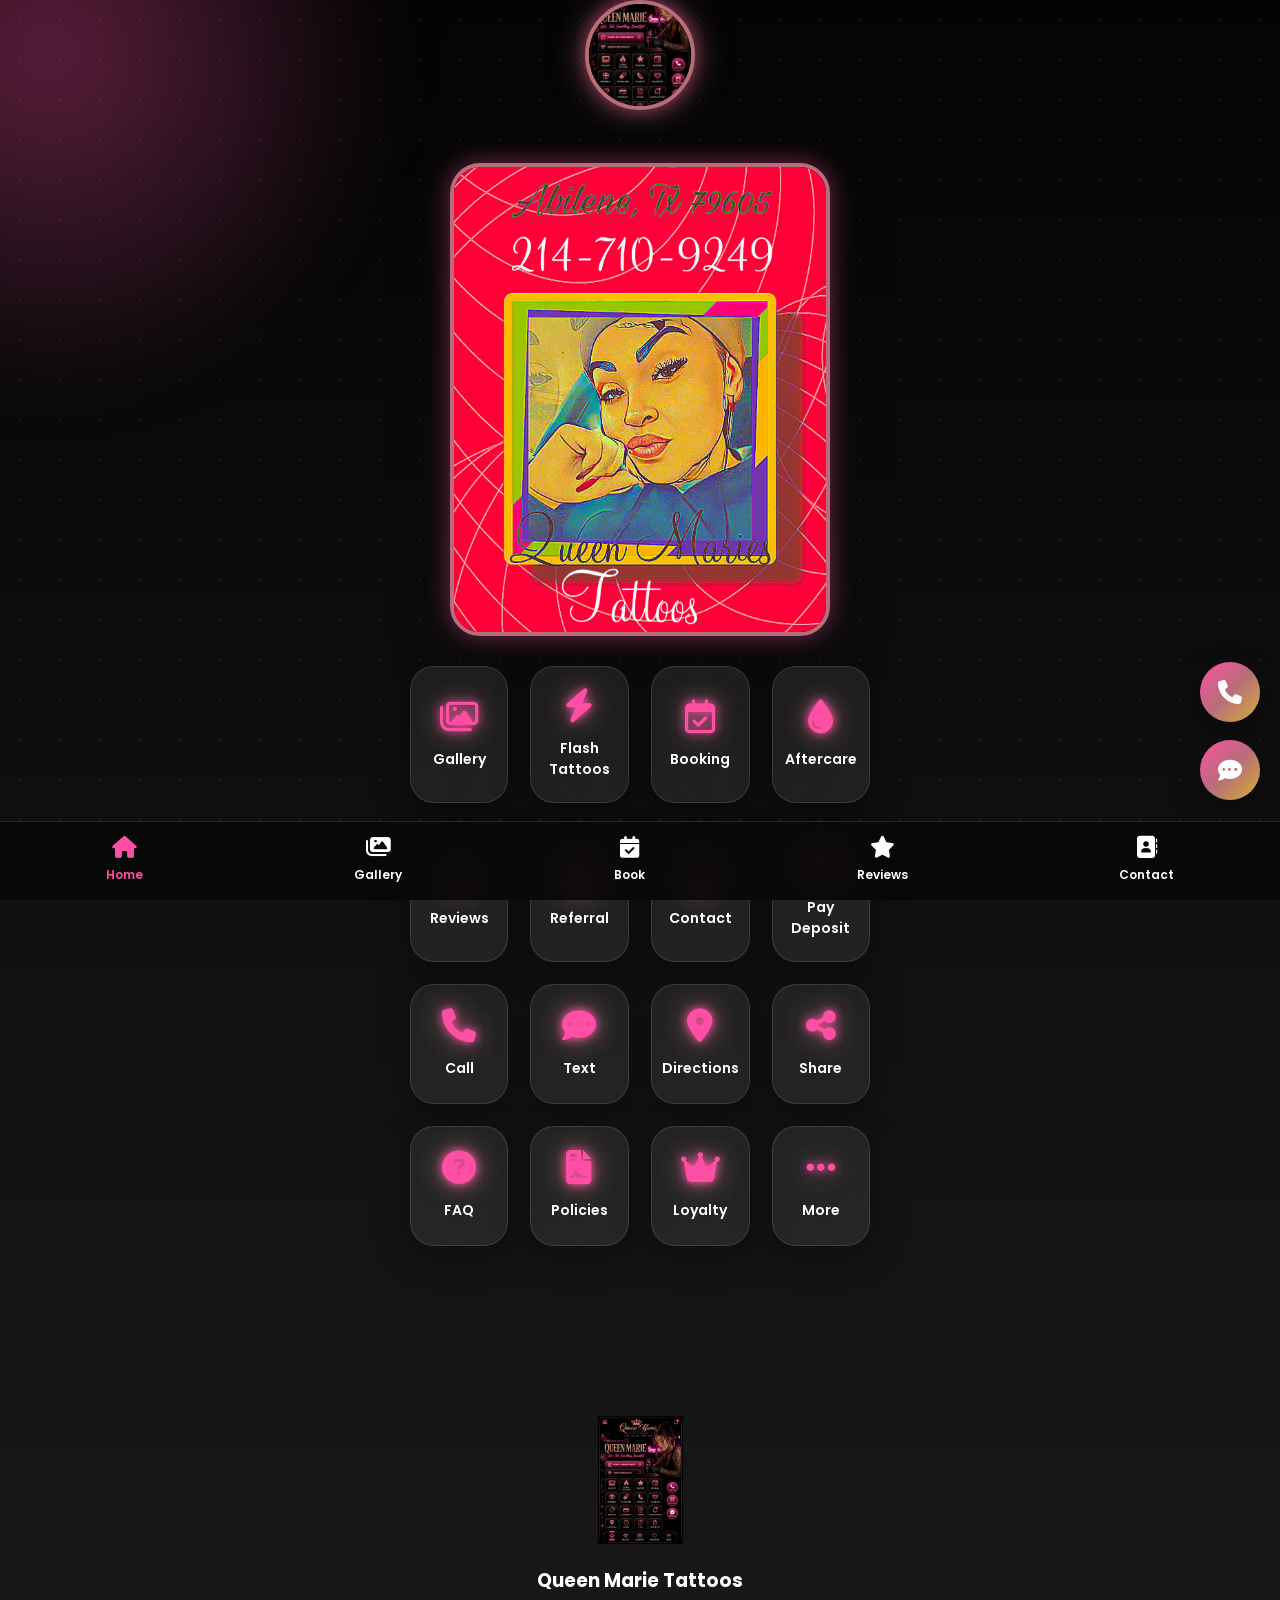
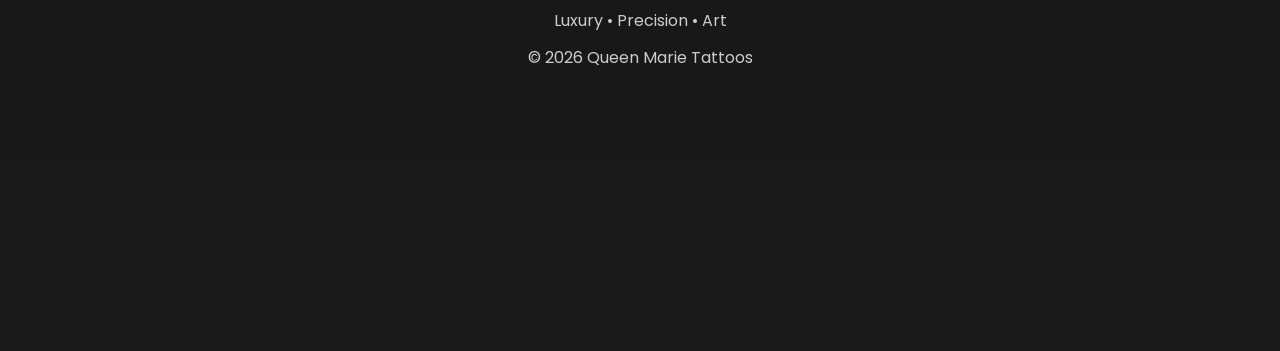
<file: index.html>
<!DOCTYPE html>

<html lang="en">

<head>

<meta charset="UTF-8">

<meta name="viewport"
content="width=device-width, initial-scale=1.0">

<title>

Queen Marie Tattoos

</title>

<link rel="stylesheet"
href="style.css">

<link rel="icon"
href="images/logo.png">

<link rel="stylesheet"
href="https://cdnjs.cloudflare.com/ajax/libs/font-awesome/6.5.2/css/all.min.css">

</head>

<body>

<div class="background-glow"></div>

<div class="sparkles"></div>

<div class="app-container">

<header class="header-center">

<img
src="images/logo.png"
class="logo"
alt="Queen Marie Tattoos">

</header>

<section class="hero-image">

<img
src="images/IMG_100.jpg"
alt="Queen Marie Tattoos">

</section>

<section class="dashboard">

<div class="dashboard-grid">

 <!--==========================
ROW 1
===========================-->

<a href="gallery.html" class="dashboard-card">

<i class="fa-regular fa-images card-icon"></i>

<h3>Gallery</h3>

</a>


<a href="flash.html" class="dashboard-card">

<i class="fa-solid fa-bolt card-icon"></i>

<h3>Flash Tattoos</h3>

</a>


<a href="booking.html" class="dashboard-card">

<i class="fa-regular fa-calendar-check card-icon"></i>

<h3>Booking</h3>

</a>


<a href="aftercare.html" class="dashboard-card">

<i class="fa-solid fa-droplet card-icon"></i>

<h3>Aftercare</h3>

</a>



<!--==========================
ROW 2
===========================-->

<a href="reviews.html" class="dashboard-card">

<i class="fa-regular fa-star card-icon"></i>

<h3>Reviews</h3>

</a>


<a href="referral.html" class="dashboard-card">

<i class="fa-solid fa-gift card-icon"></i>

<h3>Referral</h3>

</a>


<a href="contact.html" class="dashboard-card">

<i class="fa-regular fa-address-book card-icon"></i>

<h3>Contact</h3>

</a>


<a href="https://web.getporter.io/artist/queen-marie"

target="_blank"

class="dashboard-card">

<i class="fa-regular fa-credit-card card-icon"></i>

<h3>Pay Deposit</h3>

</a>

<!--==========================
ROW 3
===========================-->

<a href="tel:2147109249" class="dashboard-card">

<i class="fa-solid fa-phone card-icon"></i>

<h3>Call</h3>

</a>


<a href="sms:2147109249" class="dashboard-card">

<i class="fa-solid fa-comment-dots card-icon"></i>

<h3>Text</h3>

</a>


<a href="https://maps.google.com/?q=Queen+Marie+Tattoos+Abilene+TX"

target="_blank"

class="dashboard-card">

<i class="fa-solid fa-location-dot card-icon"></i>

<h3>Directions</h3>

</a>


<a href="javascript:void(0);"

onclick="shareWebsite()"

class="dashboard-card">

<i class="fa-solid fa-share-nodes card-icon"></i>

<h3>Share</h3>

</a>

<!--==========================
ROW 4
===========================-->

<a href="faq.html" class="dashboard-card">

<i class="fa-solid fa-circle-question card-icon"></i>

<h3>FAQ</h3>

</a>


<a href="policies.html" class="dashboard-card">

<i class="fa-solid fa-file-contract card-icon"></i>

<h3>Policies</h3>

</a>


<a href="rewards.html" class="dashboard-card">

<i class="fa-solid fa-crown card-icon"></i>

<h3>Loyalty</h3>

</a>


<a href="more.html" class="dashboard-card">

<i class="fa-solid fa-ellipsis card-icon"></i>

<h3>More</h3>

</a>

</div>

</section> 

 <!--==========================
FLOATING BUTTONS
===========================-->

<div class="floating-buttons">

<a
href="tel:2147109249"
class="floating-btn"
title="Call">

<i class="fa-solid fa-phone"></i>

</a>

<a
href="sms:2147109249"
class="floating-btn"
title="Text">

<i class="fa-solid fa-comment-dots"></i>

</a>

</div>


<!--==========================
BOTTOM NAVIGATION
===========================-->

<nav class="bottom-nav">

<a href="index.html" class="active">

<i class="fa-solid fa-house"></i>

<span>Home</span>

</a>

<a href="gallery.html">

<i class="fa-solid fa-images"></i>

<span>Gallery</span>

</a>

<a href="booking.html">

<i class="fa-solid fa-calendar-check"></i>

<span>Book</span>

</a>

<a href="reviews.html">

<i class="fa-solid fa-star"></i>

<span>Reviews</span>

</a>

<a href="contact.html">

<i class="fa-solid fa-address-book"></i>

<span>Contact</span>

</a>

</nav>


<!--==========================
FOOTER
===========================-->

<footer class="footer">

<img
src="images/logo.png"
alt="Queen Marie Tattoos"
class="footer-logo">

<h3>

Queen Marie Tattoos

</h3>

<p>

Luxury • Precision • Art

</p>

<p>

© <span id="year"></span> Queen Marie Tattoos

</p>

</footer>


<!--==========================
NOTIFICATION
===========================-->

<div
id="notification"
class="notification">

</div>


<!--==========================
LOADER
===========================-->

<div id="loader">

<div class="loader-spinner"></div>

</div>


<script src="script.js"></script>

</div>

</body>

</html>
</file>
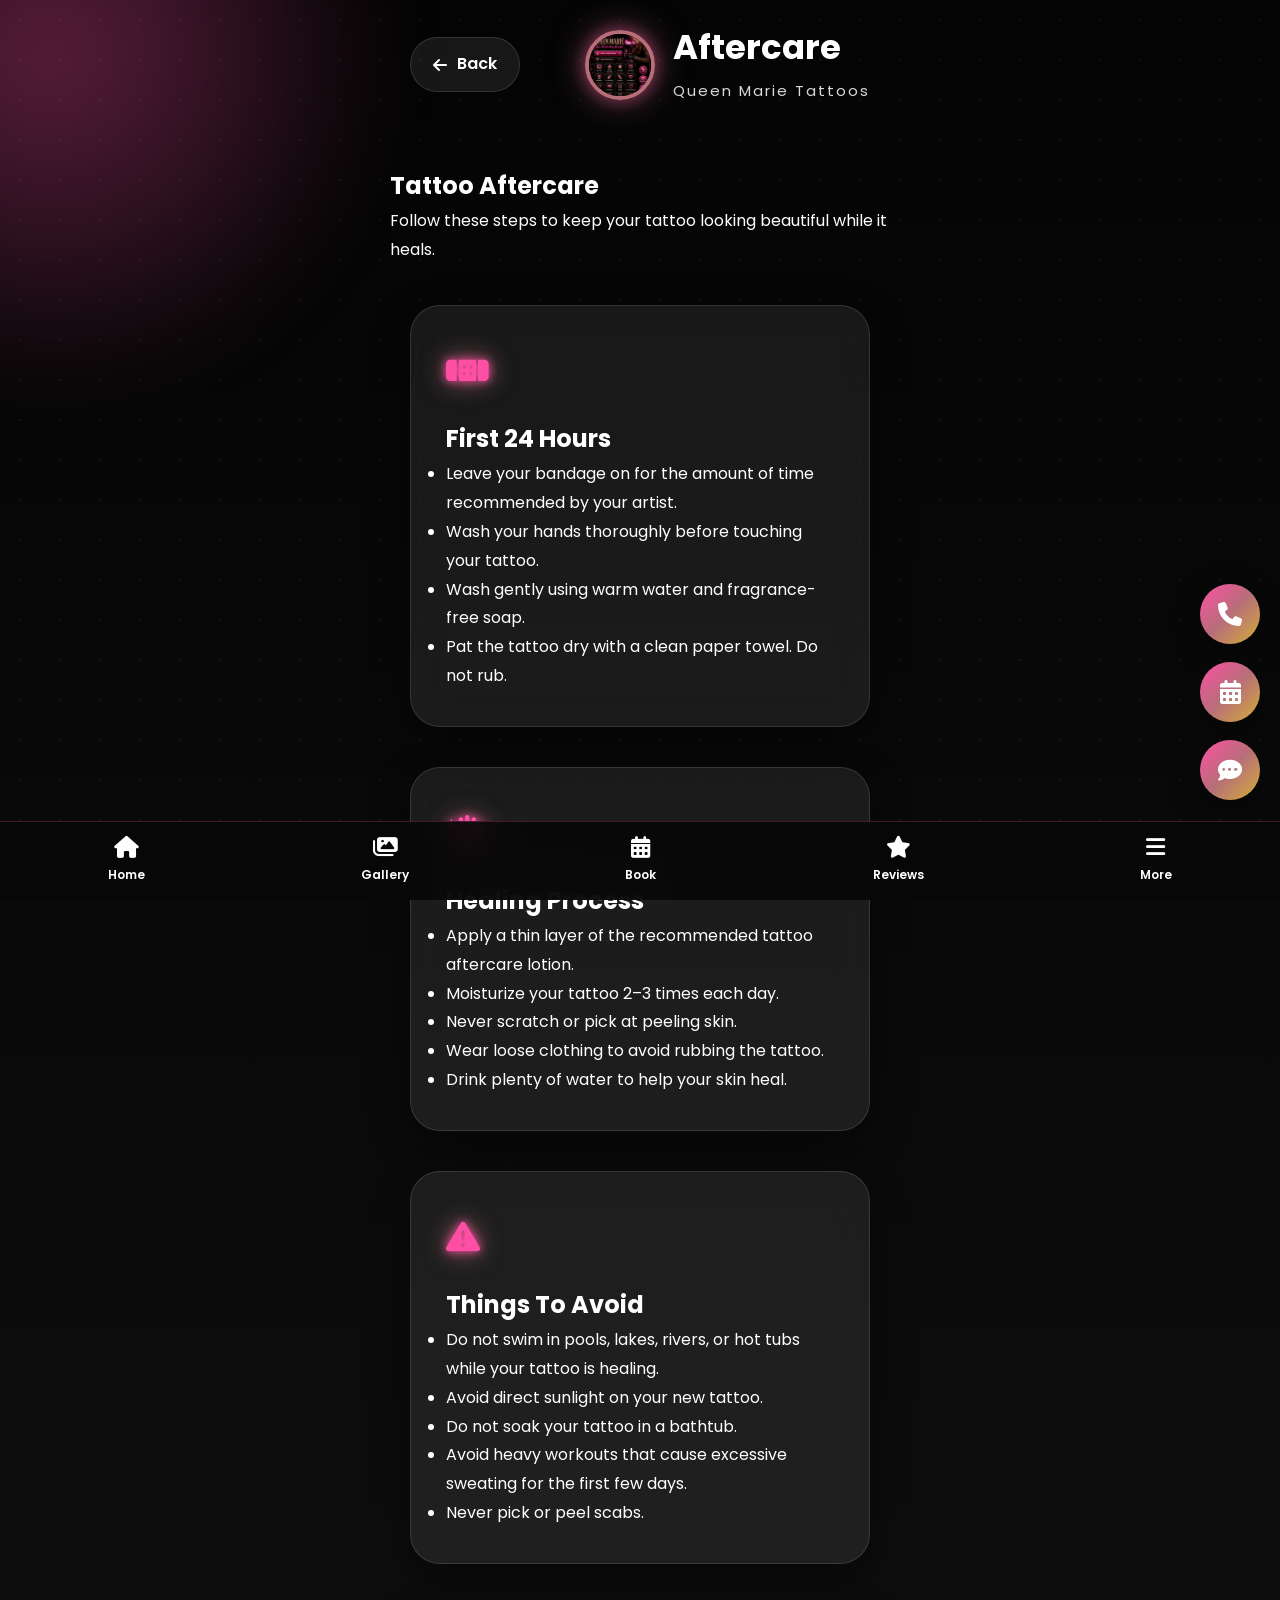
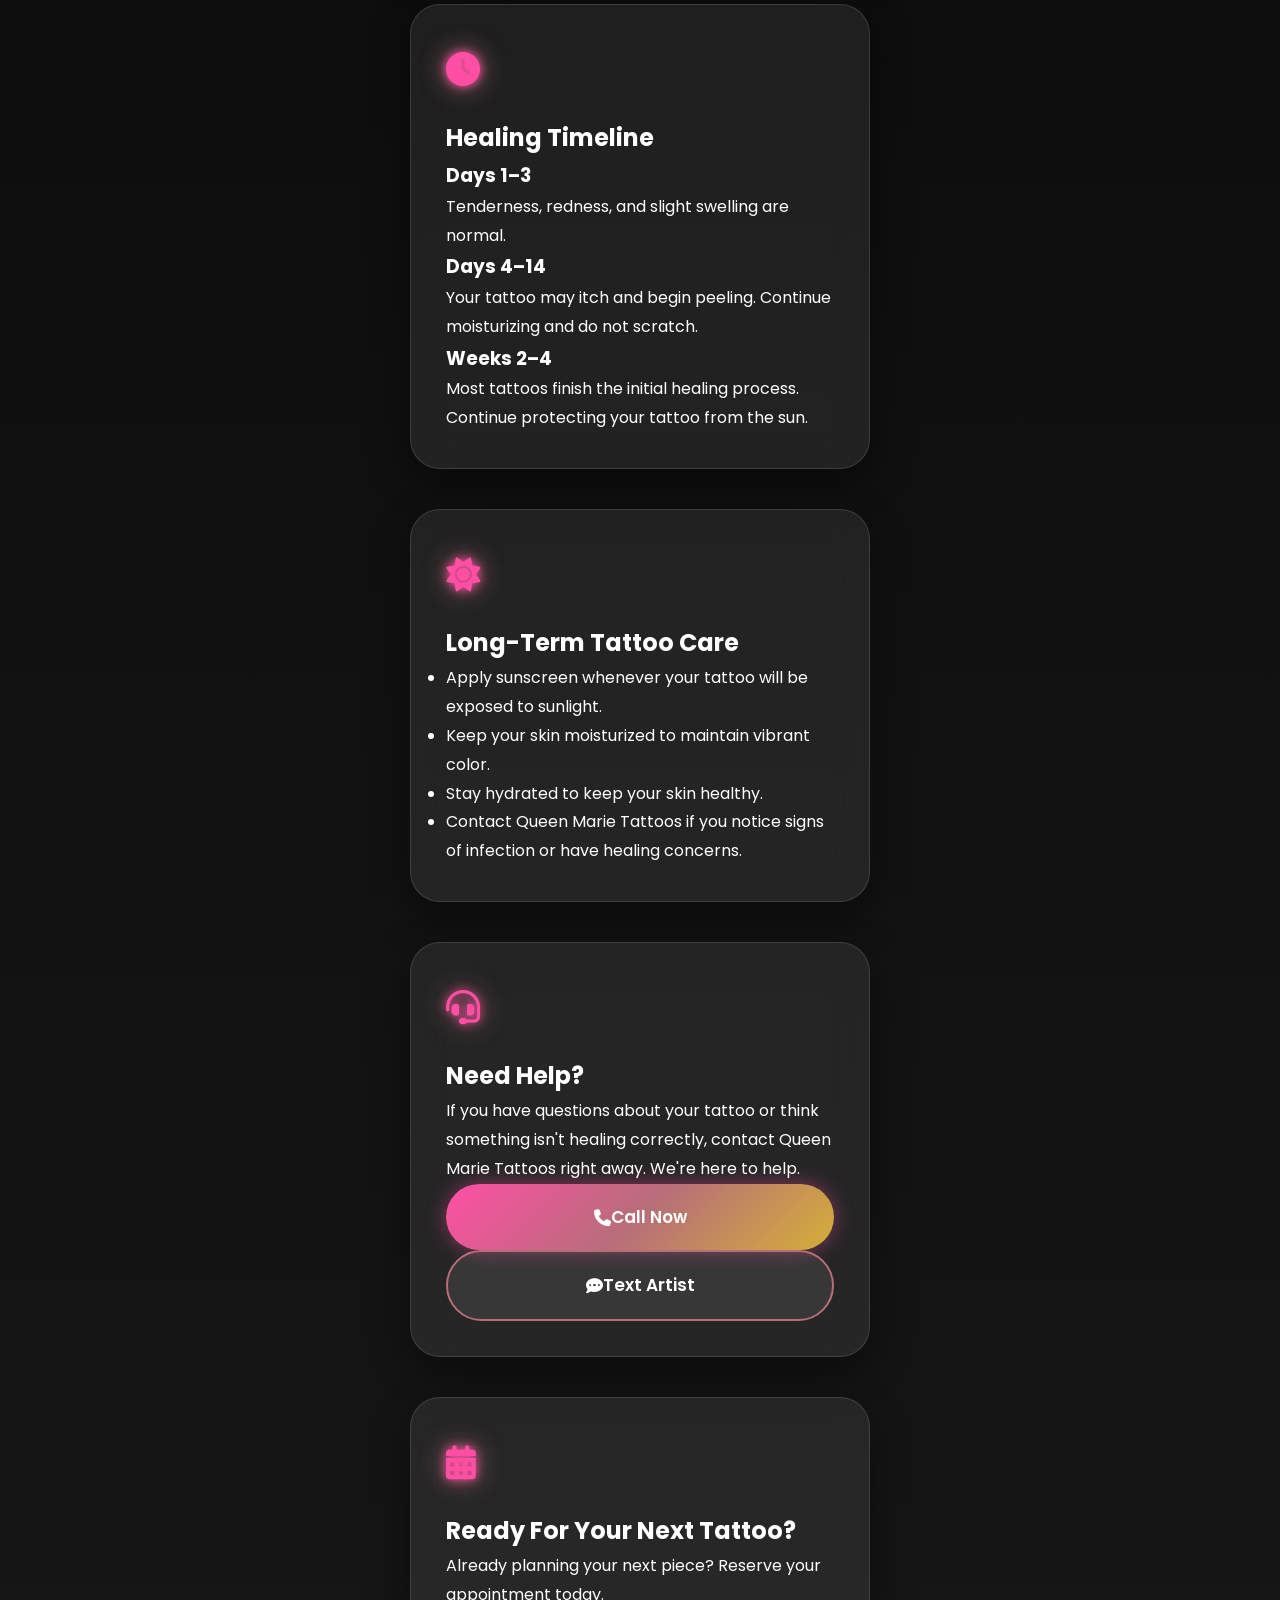
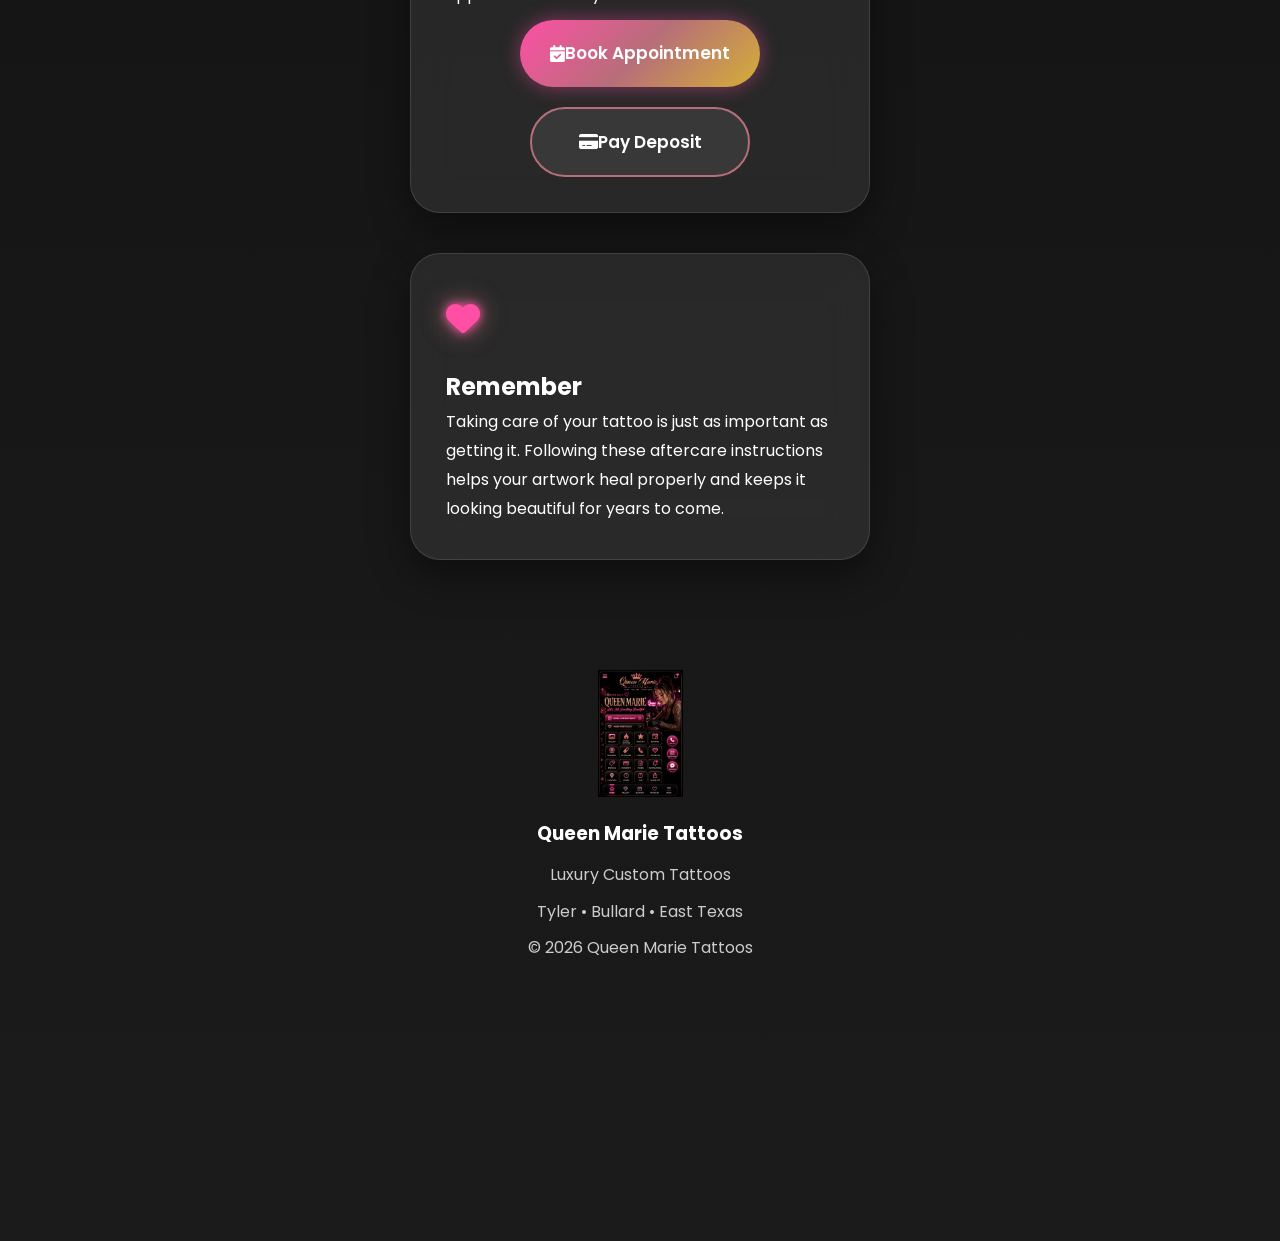
<file: aftercare.html>
<!DOCTYPE html>

<html lang="en">

<head>

<meta charset="UTF-8">

<meta name="viewport"
content="width=device-width, initial-scale=1.0">

<title>

Aftercare

</title>

<meta name="theme-color"
content="#ff4fa5">

<link rel="icon"
href="images/logo.png">

<link rel="stylesheet"
href="style.css">

<link rel="stylesheet"
href="https://cdnjs.cloudflare.com/ajax/libs/font-awesome/6.5.2/css/all.min.css">

<link href="https://fonts.googleapis.com/css2?family=Great+Vibes&family=Poppins:wght@300;400;500;600;700&display=swap"
rel="stylesheet">

</head>

<body>

<div class="background-glow"></div>

<div class="sparkles"></div>

<div class="app-container">

<header class="page-header">

<a href="javascript:history.back()"
class="back-btn">

<i class="fa-solid fa-arrow-left"></i>

Back

</a>

<div class="page-title">

<img
src="images/logo.png"
class="logo"
alt="Queen Marie">

<div>

<h1>

Aftercare

</h1>

<p>

Queen Marie Tattoos

</p>

</div>

</div>

</header>

<section class="gallery-hero">

<h2>

Tattoo Aftercare

</h2>

<p>

Follow these steps to keep your tattoo looking beautiful while it heals.

</p>

</section>

  <!--==================================
FIRST 24 HOURS
===================================-->

<section class="glass-card">

<div class="card-icon">

<i class="fa-solid fa-bandage"></i>

</div>

<h2>

First 24 Hours

</h2>

<ul class="aftercare-list">

<li>

Leave your bandage on for the amount of time recommended by your artist.

</li>

<li>

Wash your hands thoroughly before touching your tattoo.

</li>

<li>

Wash gently using warm water and fragrance-free soap.

</li>

<li>

Pat the tattoo dry with a clean paper towel.

Do not rub.

</li>

</ul>

</section>


<!--==================================
HEALING PROCESS
===================================-->

<section class="glass-card">

<div class="card-icon">

<i class="fa-solid fa-hand-sparkles"></i>

</div>

<h2>

Healing Process

</h2>

<ul class="aftercare-list">

<li>

Apply a thin layer of the recommended tattoo aftercare lotion.

</li>

<li>

Moisturize your tattoo 2–3 times each day.

</li>

<li>

Never scratch or pick at peeling skin.

</li>

<li>

Wear loose clothing to avoid rubbing the tattoo.

</li>

<li>

Drink plenty of water to help your skin heal.

</li>

</ul>

</section>

<!--==================================
THINGS TO AVOID
===================================-->

<section class="glass-card">

<div class="card-icon">

<i class="fa-solid fa-triangle-exclamation"></i>

</div>

<h2>

Things To Avoid

</h2>

<ul class="aftercare-list">

<li>

Do not swim in pools, lakes, rivers, or hot tubs while your tattoo is healing.

</li>

<li>

Avoid direct sunlight on your new tattoo.

</li>

<li>

Do not soak your tattoo in a bathtub.

</li>

<li>

Avoid heavy workouts that cause excessive sweating for the first few days.

</li>

<li>

Never pick or peel scabs.

</li>

</ul>

</section>


<!--==================================
HEALING TIME
===================================-->

<section class="glass-card">

<div class="card-icon">

<i class="fa-solid fa-clock"></i>

</div>

<h2>

Healing Timeline

</h2>

<div class="timeline">

<div class="timeline-item">

<h3>Days 1–3</h3>

<p>

Tenderness, redness, and slight swelling are normal.

</p>

</div>

<div class="timeline-item">

<h3>Days 4–14</h3>

<p>

Your tattoo may itch and begin peeling. Continue moisturizing and do not scratch.

</p>

</div>

<div class="timeline-item">

<h3>Weeks 2–4</h3>

<p>

Most tattoos finish the initial healing process. Continue protecting your tattoo from the sun.

</p>

</div>

</div>

</section>


<!--==================================
LONG-TERM CARE
===================================-->

<section class="glass-card">

<div class="card-icon">

<i class="fa-solid fa-sun"></i>

</div>

<h2>

Long-Term Tattoo Care

</h2>

<ul class="aftercare-list">

<li>

Apply sunscreen whenever your tattoo will be exposed to sunlight.

</li>

<li>

Keep your skin moisturized to maintain vibrant color.

</li>

<li>

Stay hydrated to keep your skin healthy.

</li>

<li>

Contact Queen Marie Tattoos if you notice signs of infection or have healing concerns.

</li>

</ul>

</section>  

<!--==================================
NEED HELP?
===================================-->

<section class="glass-card">

<div class="card-icon">

<i class="fa-solid fa-headset"></i>

</div>

<h2>

Need Help?

</h2>

<p>

If you have questions about your tattoo or think something isn't healing correctly, contact Queen Marie Tattoos right away.

We're here to help.

</p>

<div class="contact-buttons">

<a href="tel:2147109249" class="primary-btn">

<i class="fa-solid fa-phone"></i>

Call Now

</a>

<a href="sms:2147109249" class="secondary-btn">

<i class="fa-solid fa-comment-dots"></i>

Text Artist

</a>

</div>

</section>


<!--==================================
BOOK YOUR NEXT TATTOO
===================================-->

<section class="glass-card">

<div class="card-icon">

<i class="fa-solid fa-calendar-days"></i>

</div>

<h2>

Ready For Your Next Tattoo?

</h2>

<p>

Already planning your next piece?

Reserve your appointment today.

</p>

<div class="hero-buttons">

<a href="booking.html" class="primary-btn">

<i class="fa-solid fa-calendar-check"></i>

Book Appointment

</a>

<a href="https://web.getporter.io/artist/queen-marie"

target="_blank"

class="secondary-btn">

<i class="fa-solid fa-credit-card"></i>

Pay Deposit

</a>

</div>

</section>


<!--==================================
AFTERCARE REMINDER
===================================-->

<section class="glass-card reminder-card">

<div class="card-icon">

<i class="fa-solid fa-heart"></i>

</div>

<h2>

Remember

</h2>

<p>

Taking care of your tattoo is just as important as getting it.

Following these aftercare instructions helps your artwork heal properly and keeps it looking beautiful for years to come.

</p>

</section>  

<!--==================================
FLOATING ACTION BUTTONS
===================================-->

<div class="floating-buttons">

<a
href="tel:2147109249"
class="floating-btn"
title="Call">

<i class="fa-solid fa-phone"></i>

</a>

<a
href="booking.html"
class="floating-btn"
title="Book Appointment">

<i class="fa-solid fa-calendar-days"></i>

</a>

<a
href="contact.html"
class="floating-btn"
title="Message">

<i class="fa-solid fa-comment-dots"></i>

</a>

</div>


<!--==================================
BOTTOM NAVIGATION
===================================-->

<nav class="bottom-nav">

<a href="index.html">

<i class="fa-solid fa-house"></i>

<span>Home</span>

</a>

<a href="gallery.html">

<i class="fa-solid fa-images"></i>

<span>Gallery</span>

</a>

<a href="booking.html">

<i class="fa-solid fa-calendar-days"></i>

<span>Book</span>

</a>

<a href="reviews.html">

<i class="fa-solid fa-star"></i>

<span>Reviews</span>

</a>

<a href="contact.html">

<i class="fa-solid fa-bars"></i>

<span>More</span>

</a>

</nav>


<!--==================================
FOOTER
===================================-->

<footer class="footer">

<img
src="images/logo.png"
class="footer-logo"
alt="Queen Marie Tattoos">

<h3>

Queen Marie Tattoos

</h3>

<p>

Luxury Custom Tattoos

</p>

<p>

Tyler • Bullard • East Texas

</p>

<p>

© <span id="year"></span>

Queen Marie Tattoos

</p>

</footer>


<div
id="notification"
class="notification">

</div>


<div id="loader">

<div class="loader-spinner">

</div>

</div>


<script src="script.js"></script>

</div>

</body>

</html>
</file>
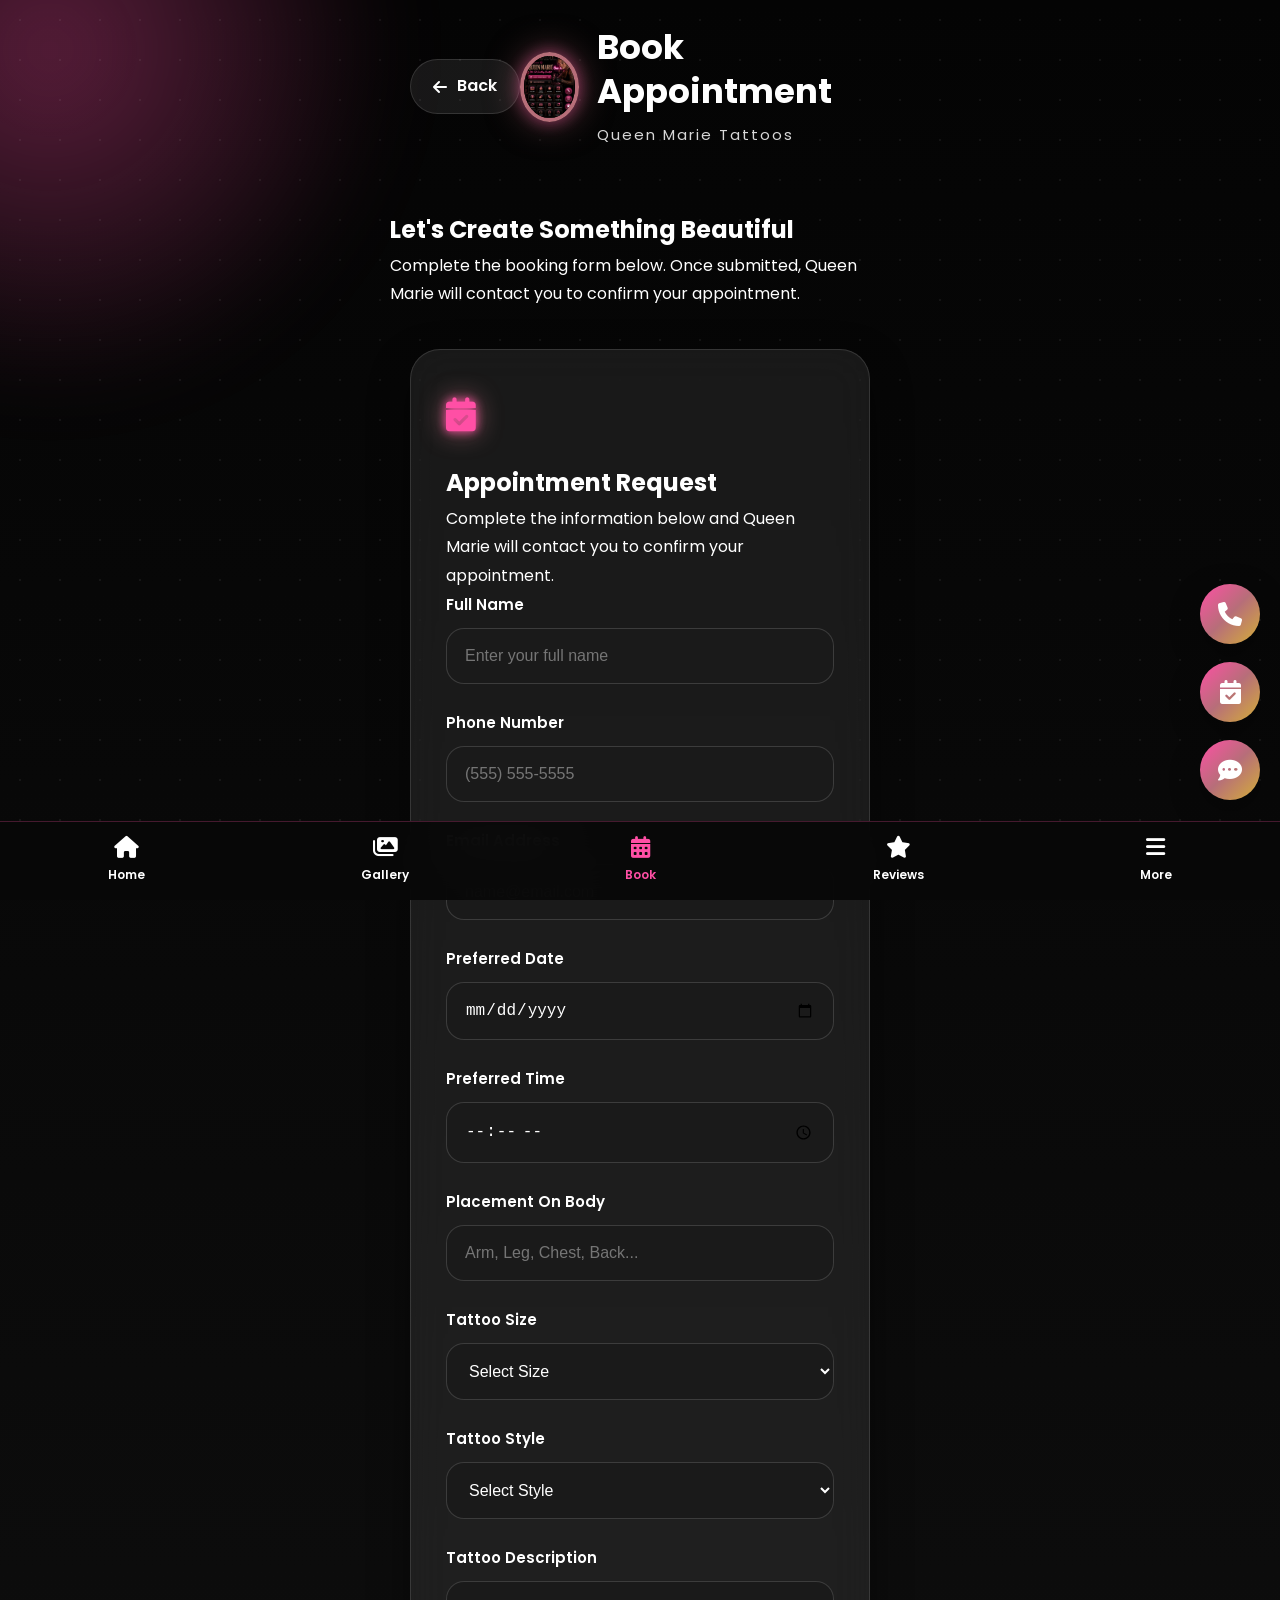
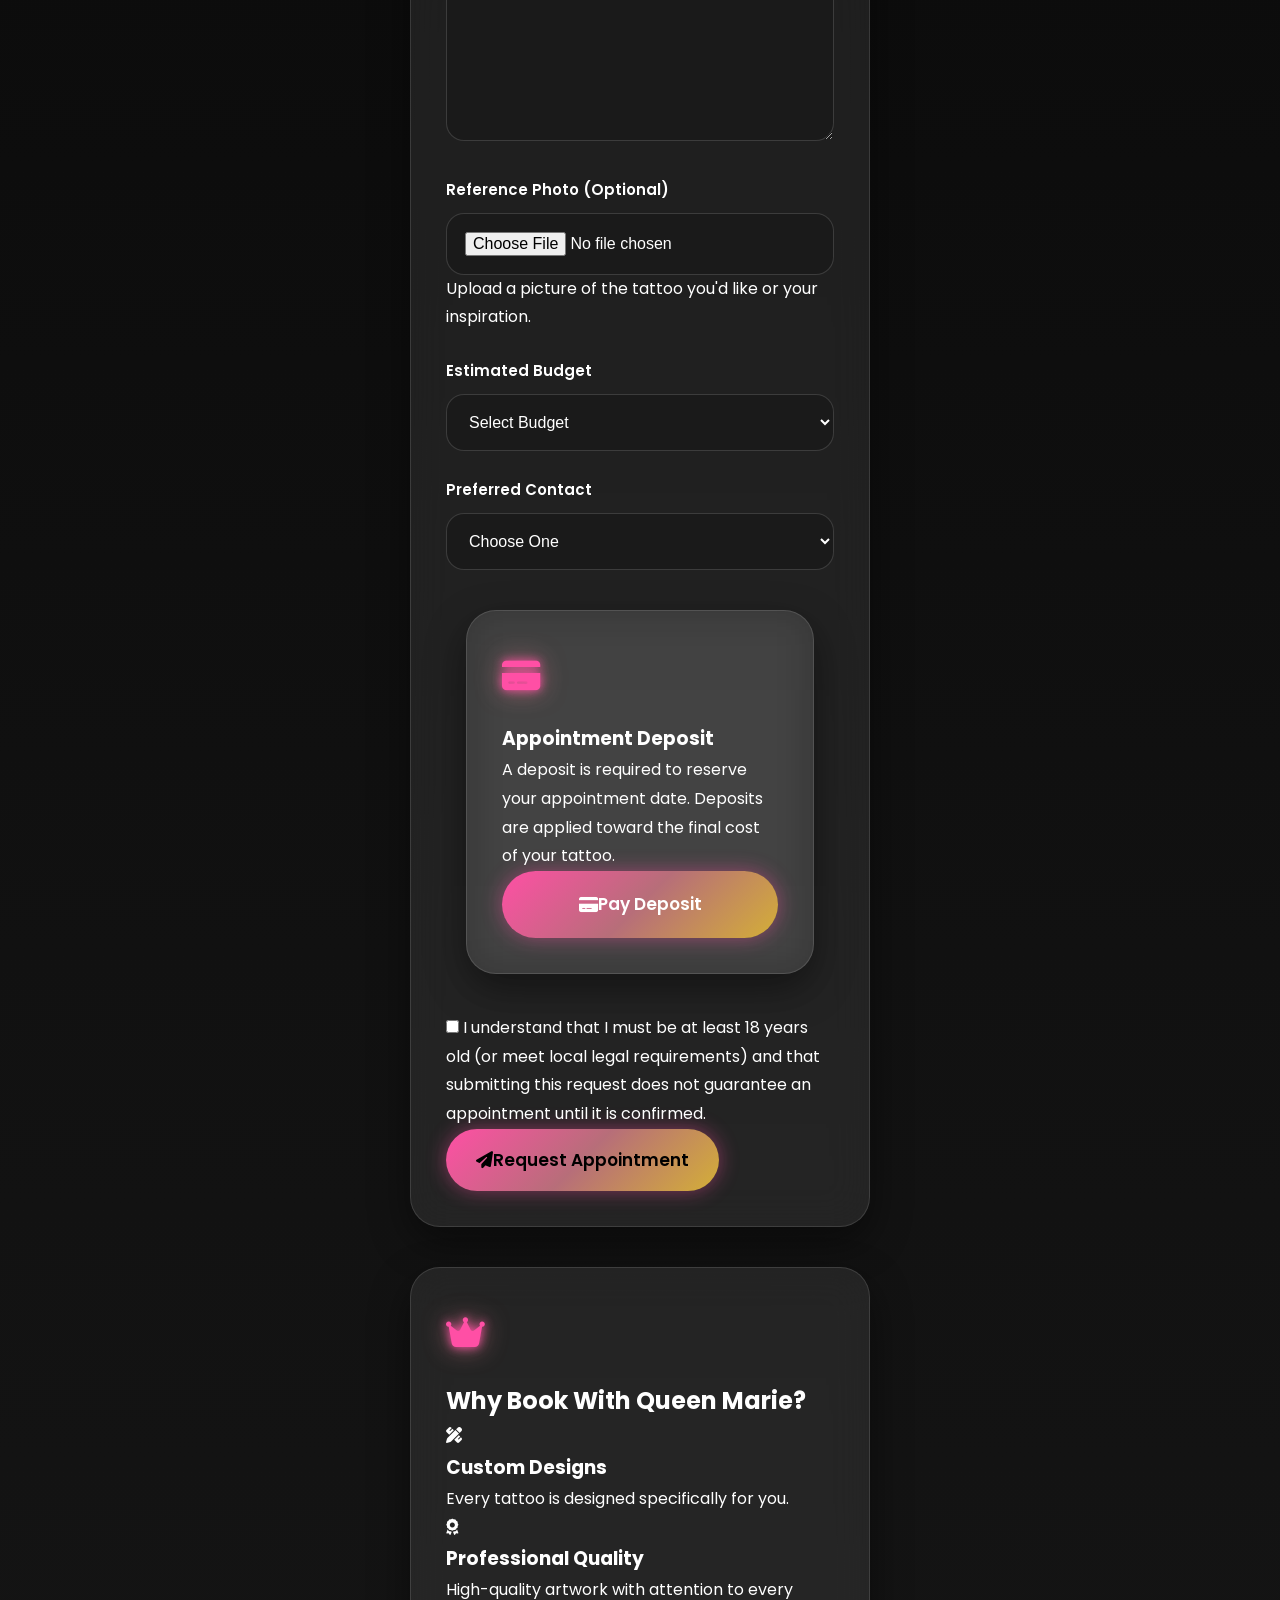
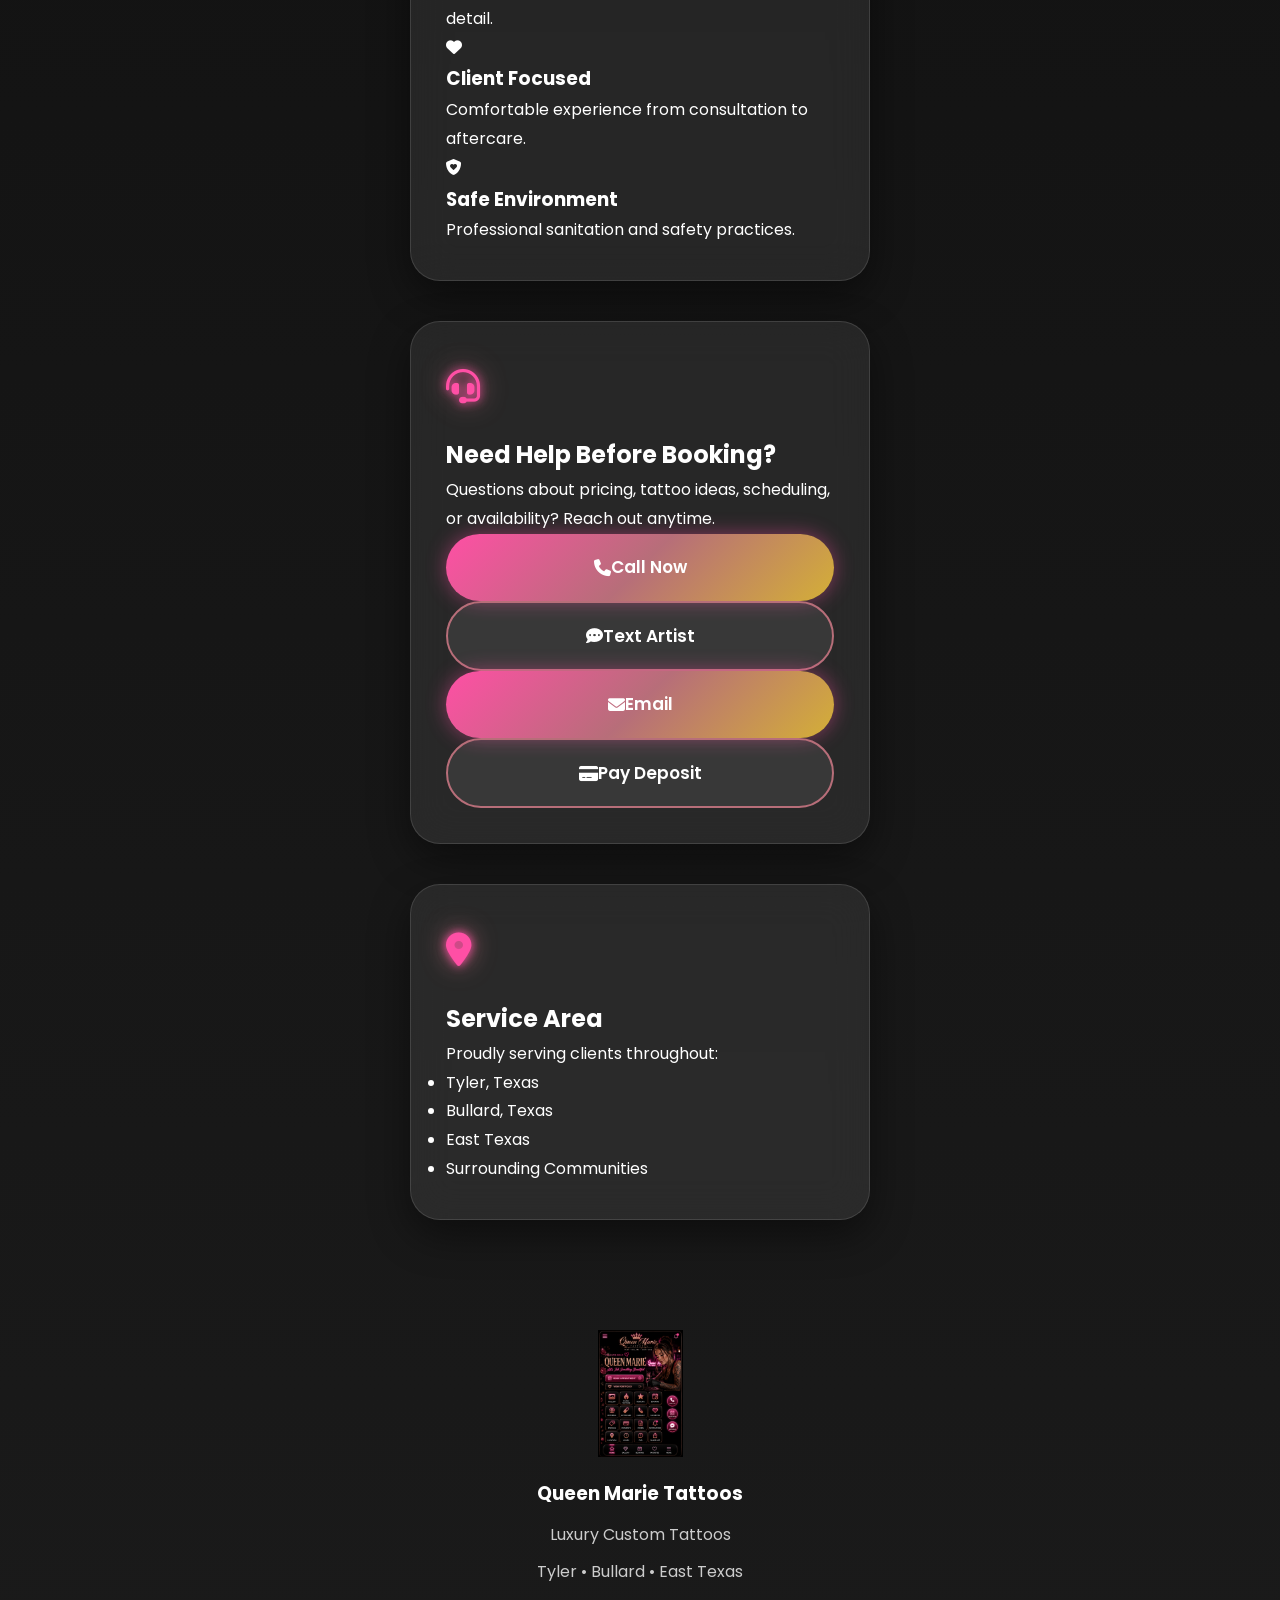
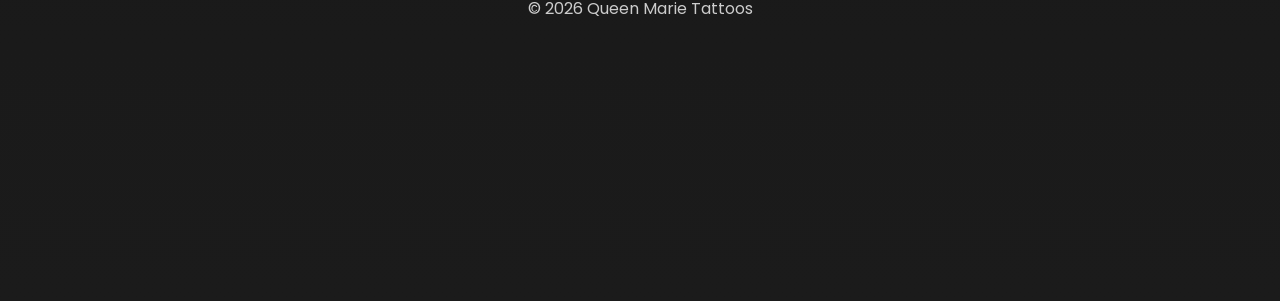
<file: booking.html>
<!DOCTYPE html>

<html lang="en">

<head>

<meta charset="UTF-8">

<meta name="viewport"
content="width=device-width, initial-scale=1.0">

<title>

Book Appointment

</title>

<meta name="theme-color"
content="#ff4fa5">

<link rel="icon"
href="images/logo.png">

<link rel="stylesheet"
href="style.css">

<link rel="stylesheet"
href="https://cdnjs.cloudflare.com/ajax/libs/font-awesome/6.5.2/css/all.min.css">

<link href="https://fonts.googleapis.com/css2?family=Great+Vibes&family=Poppins:wght@300;400;500;600;700&display=swap"
rel="stylesheet">

</head>

<body>

<div class="background-glow"></div>

<div class="sparkles"></div>

<div class="app-container">

<header class="page-header">

<a href="javascript:history.back()"
class="back-btn">

<i class="fa-solid fa-arrow-left"></i>

Back

</a>

<div class="page-title">

<img
src="images/logo.png"
class="logo"
alt="Queen Marie">

<div>

<h1>

Book Appointment

</h1>

<p>

Queen Marie Tattoos

</p>

</div>

</div>

</header>

<section class="gallery-hero">

<h2>

Let's Create Something Beautiful

</h2>

<p>

Complete the booking form below.

Once submitted, Queen Marie will contact you to confirm your appointment.

</p>

</section>

<!--==================================
BOOKING FORM
===================================-->

<section class="glass-card">

<div class="card-icon">

<i class="fa-solid fa-calendar-check"></i>

</div>

<h2>

Appointment Request

</h2>

<p>

Complete the information below and Queen Marie will contact you to confirm your appointment.

</p>

<form
id="bookingForm"
onsubmit="return validateBookingForm()"
class="booking-form">

<div class="form-group">

<label>

Full Name

</label>

<input
type="text"
id="clientName"
placeholder="Enter your full name"
required>

</div>


<div class="form-group">

<label>

Phone Number

</label>

<input
type="tel"
id="phone"
placeholder="(555) 555-5555"
required>

</div>


<div class="form-group">

<label>

Email Address

</label>

<input
type="email"
id="email"
placeholder="name@email.com"
required>

</div>


<div class="form-row">

<div class="form-group">

<label>

Preferred Date

</label>

<input
type="date"
id="appointmentDate"
required>

</div>

<div class="form-group">

<label>

Preferred Time

</label>

<input
type="time"
id="appointmentTime"
required>

</div>

</div>


<div class="form-group">

<label>

Placement On Body

</label>

<input
type="text"
id="placement"
placeholder="Arm, Leg, Chest, Back..."
required>

</div>


<div class="form-row">

<div class="form-group">

<label>

Tattoo Size

</label>

<select
id="size"
required>

<option value="">

Select Size

</option>

<option>

Extra Small

</option>

<option>

Small

</option>

<option>

Medium

</option>

<option>

Large

</option>

<option>

Half Sleeve

</option>

<option>

Full Sleeve

</option>

</select>

</div>

<div class="form-group">

<label>

Tattoo Style

</label>

<select
id="style"
required>

<option value="">

Select Style

</option>

<option>

Black & Grey

</option>

<option>

Color

</option>

<option>

Fine Line

</option>

<option>

Lettering

</option>

<option>

Memorial

</option>

<option>

Custom Design

</option>

</select>

</div>

</div>   

<!--==================================
TATTOO DETAILS
===================================-->

<div class="form-group">

<label>

Tattoo Description

</label>

<textarea
id="tattoo"
rows="6"
placeholder="Describe your tattoo idea, include any details, colors, lettering, or inspiration..."
required>

</textarea>

</div>


<div class="form-group">

<label>

Reference Photo (Optional)

</label>

<input
type="file"
id="referencePhoto"
accept="image/*">

<p class="form-note">

Upload a picture of the tattoo you'd like or your inspiration.

</p>

</div>


<div class="form-row">

<div class="form-group">

<label>

Estimated Budget

</label>

<select
id="budget">

<option value="">

Select Budget

</option>

<option>

Under $100

</option>

<option>

$100 - $250

</option>

<option>

$250 - $500

</option>

<option>

$500 - $1,000

</option>

<option>

$1,000+

</option>

</select>

</div>


<div class="form-group">

<label>

Preferred Contact

</label>

<select
id="contactMethod"
required>

<option value="">

Choose One

</option>

<option>

Phone Call

</option>

<option>

Text Message

</option>

<option>

Email

</option>

</select>

</div>

</div>


<div class="glass-card deposit-card">

<div class="card-icon">

<i class="fa-solid fa-credit-card"></i>

</div>

<h3>

Appointment Deposit

</h3>

<p>

A deposit is required to reserve your appointment date.
Deposits are applied toward the final cost of your tattoo.

</p>

<a
href="https://web.getporter.io/artist/queen-marie"
target="_blank"
class="primary-btn">

<i class="fa-solid fa-credit-card"></i>

Pay Deposit

</a>

</div>


<div class="checkbox-group">

<label>

<input
type="checkbox"
required>

I understand that I must be at least 18 years old (or meet local legal requirements) and that submitting this request does not guarantee an appointment until it is confirmed.

</label>

</div>


<button
type="submit"
class="primary-btn booking-submit">

<i class="fa-solid fa-paper-plane"></i>

Request Appointment

</button>

</form>

</section>

<!--==================================
WHY BOOK WITH QUEEN MARIE
===================================-->

<section class="glass-card">

<div class="card-icon">

<i class="fa-solid fa-crown"></i>

</div>

<h2>

Why Book With Queen Marie?

</h2>

<div class="feature-grid">

<div class="feature-box">

<i class="fa-solid fa-pen-ruler"></i>

<h3>

Custom Designs

</h3>

<p>

Every tattoo is designed specifically for you.

</p>

</div>

<div class="feature-box">

<i class="fa-solid fa-award"></i>

<h3>

Professional Quality

</h3>

<p>

High-quality artwork with attention to every detail.

</p>

</div>

<div class="feature-box">

<i class="fa-solid fa-heart"></i>

<h3>

Client Focused

</h3>

<p>

Comfortable experience from consultation to aftercare.

</p>

</div>

<div class="feature-box">

<i class="fa-solid fa-shield-heart"></i>

<h3>

Safe Environment

</h3>

<p>

Professional sanitation and safety practices.

</p>

</div>

</div>

</section>


<!--==================================
CONTACT QUEEN MARIE
===================================-->

<section class="glass-card">

<div class="card-icon">

<i class="fa-solid fa-headset"></i>

</div>

<h2>

Need Help Before Booking?

</h2>

<p>

Questions about pricing, tattoo ideas, scheduling, or availability?

Reach out anytime.

</p>

<div class="contact-buttons">

<a
href="tel:2147109249"
class="primary-btn">

<i class="fa-solid fa-phone"></i>

Call Now

</a>

<a
href="sms:2147109249"
class="secondary-btn">

<i class="fa-solid fa-comment-dots"></i>

Text Artist

</a>

</div>

<div class="contact-buttons">

<a
href="mailto:donnamorales70@gmail.com"
class="primary-btn">

<i class="fa-solid fa-envelope"></i>

Email

</a>

<a
href="https://web.getporter.io/artist/queen-marie"
target="_blank"
class="secondary-btn">

<i class="fa-solid fa-credit-card"></i>

Pay Deposit

</a>

</div>

</section>


<!--==================================
SERVICE AREA
===================================-->

<section class="glass-card">

<div class="card-icon">

<i class="fa-solid fa-location-dot"></i>

</div>

<h2>

Service Area

</h2>

<p>

Proudly serving clients throughout:

</p>

<ul class="aftercare-list">

<li>Tyler, Texas</li>

<li>Bullard, Texas</li>

<li>East Texas</li>

<li>Surrounding Communities</li>

</ul>

</section>    

<!--==================================
FLOATING ACTION BUTTONS
===================================-->

<div class="floating-buttons">

<a
href="tel:2147109249"
class="floating-btn"
title="Call">

<i class="fa-solid fa-phone"></i>

</a>

<a
href="booking.html"
class="floating-btn"
title="Book">

<i class="fa-solid fa-calendar-check"></i>

</a>

<a
href="sms:2147109249"
class="floating-btn"
title="Text">

<i class="fa-solid fa-comment-dots"></i>

</a>

</div>


<!--==================================
BOTTOM NAVIGATION
===================================-->

<nav class="bottom-nav">

<a href="index.html">

<i class="fa-solid fa-house"></i>

<span>Home</span>

</a>

<a href="gallery.html">

<i class="fa-solid fa-images"></i>

<span>Gallery</span>

</a>

<a href="booking.html" class="active">

<i class="fa-solid fa-calendar-days"></i>

<span>Book</span>

</a>

<a href="reviews.html">

<i class="fa-solid fa-star"></i>

<span>Reviews</span>

</a>

<a href="contact.html">

<i class="fa-solid fa-bars"></i>

<span>More</span>

</a>

</nav>


<!--==================================
FOOTER
===================================-->

<footer class="footer">

<img
src="images/logo.png"
class="footer-logo"
alt="Queen Marie Tattoos">

<h3>

Queen Marie Tattoos

</h3>

<p>

Luxury Custom Tattoos

</p>

<p>

Tyler • Bullard • East Texas

</p>

<p>

© <span id="year"></span>

Queen Marie Tattoos

</p>

</footer>


<!--==================================
NOTIFICATION
===================================-->

<div
id="notification"
class="notification">

</div>


<!--==================================
LOADER
===================================-->

<div id="loader">

<div class="loader-spinner"></div>

</div>


<!--==================================
SCRIPTS
===================================-->

<script src="script.js"></script>

</div>

</body>

</html>
</file>
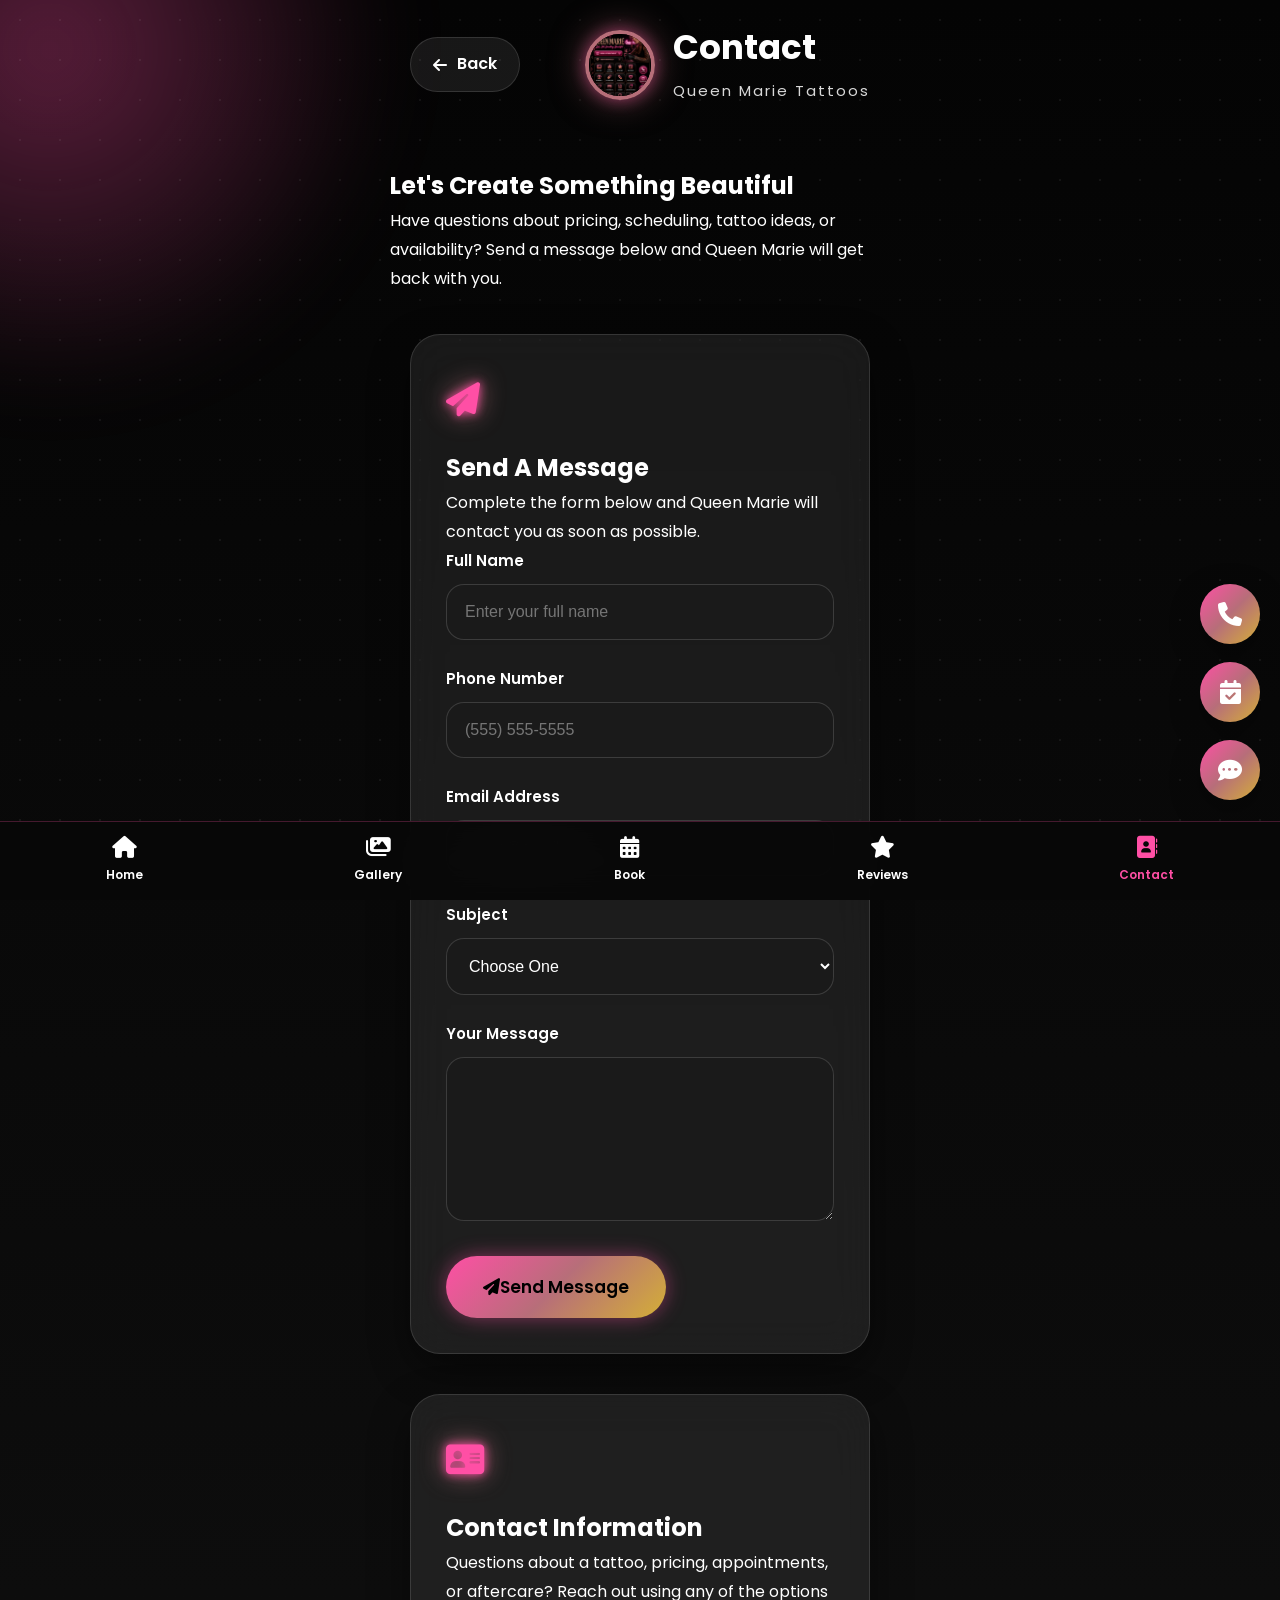
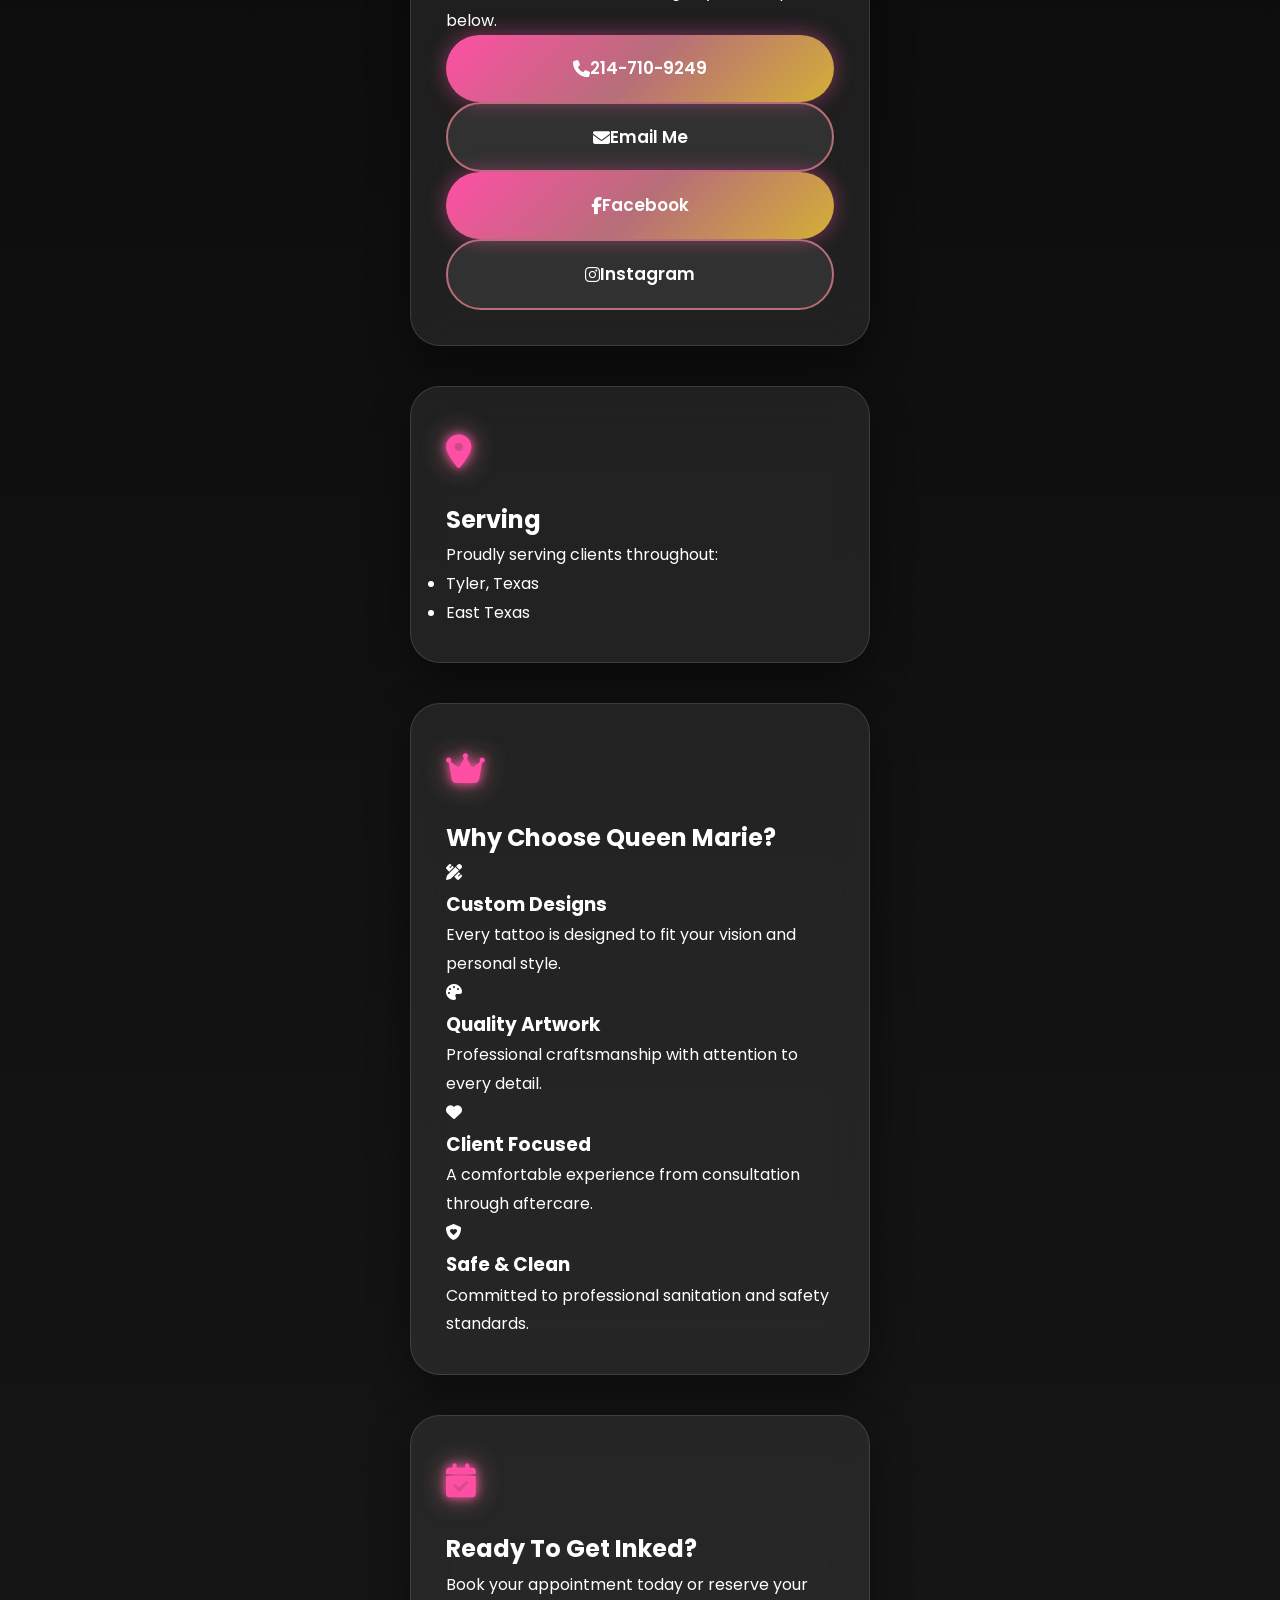
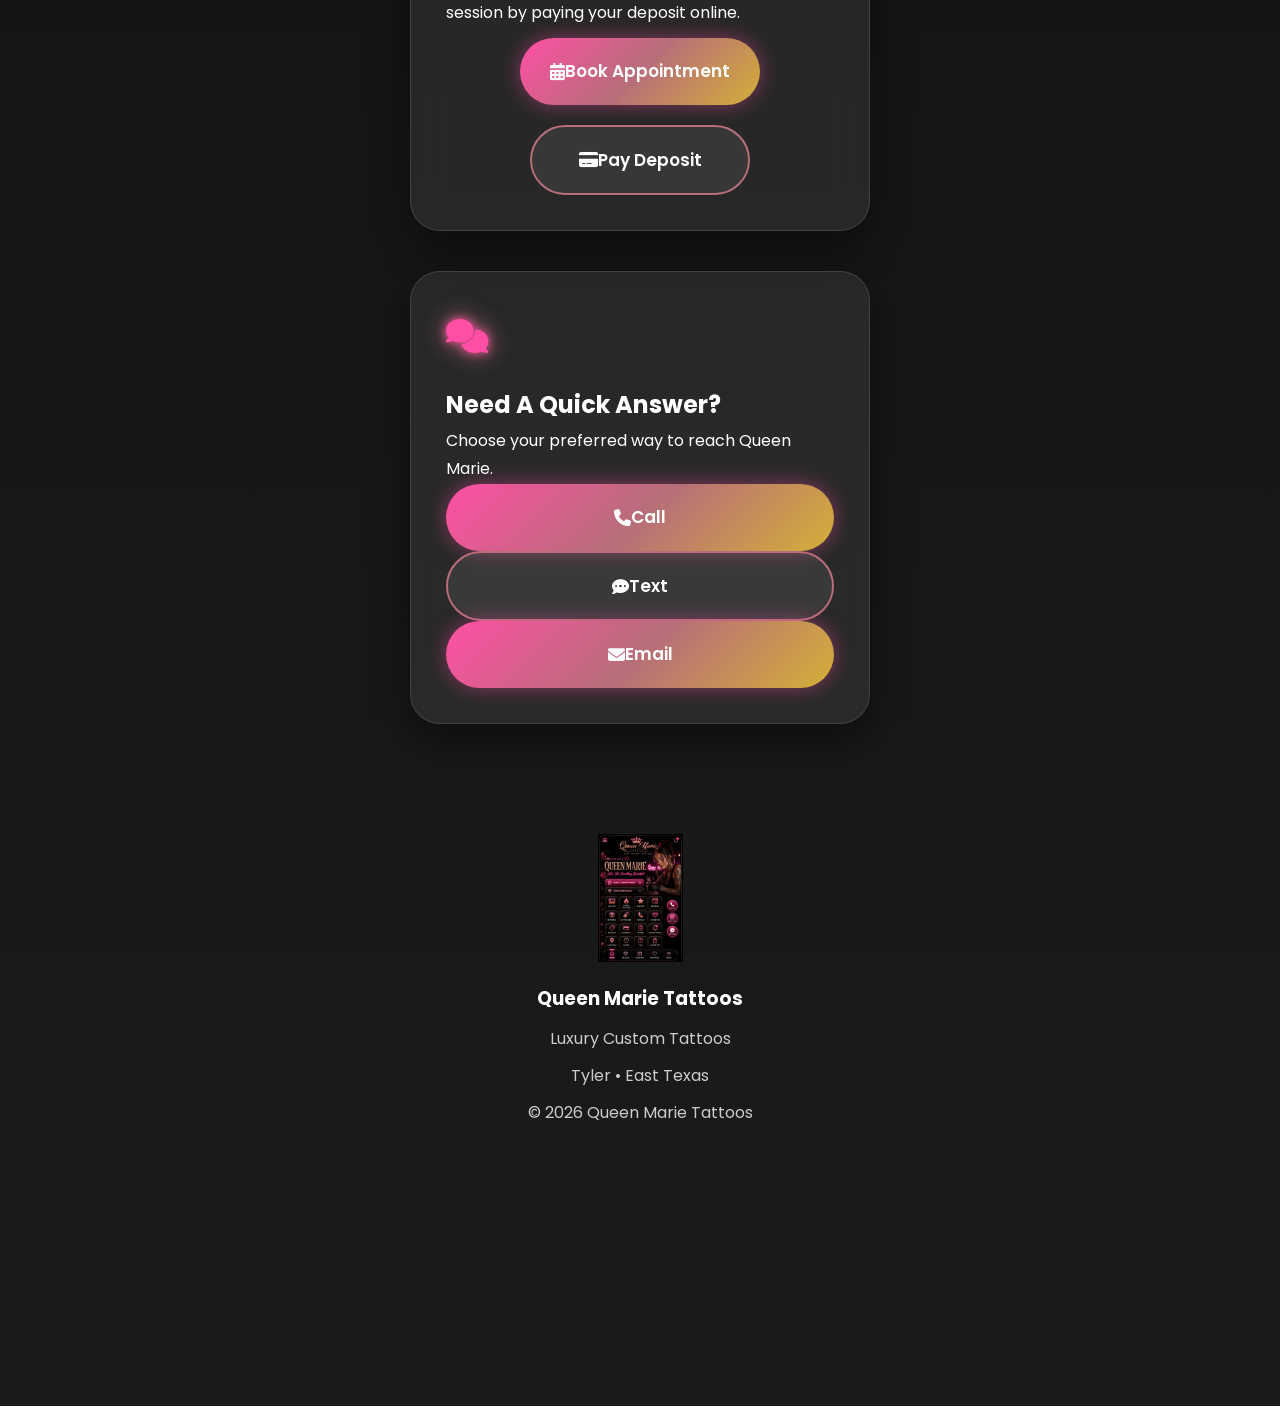
<file: contact.html>
<!DOCTYPE html>

<html lang="en">

<head>

<meta charset="UTF-8">

<meta name="viewport"
content="width=device-width, initial-scale=1.0">

<title>

Contact | Queen Marie Tattoos

</title>

<meta name="theme-color"
content="#ff4fa5">

<meta name="description"
content="Contact Queen Marie Tattoos">

<link rel="icon"
href="images/logo.png">

<link rel="stylesheet"
href="style.css">

<link rel="stylesheet"
href="https://cdnjs.cloudflare.com/ajax/libs/font-awesome/6.5.2/css/all.min.css">

<link href="https://fonts.googleapis.com/css2?family=Great+Vibes&family=Poppins:wght@300;400;500;600;700&display=swap"
rel="stylesheet">

</head>

<body>

<div class="background-glow"></div>

<div class="sparkles"></div>

<div class="app-container">

<header class="page-header">

<a
href="javascript:history.back()"
class="back-btn">

<i class="fa-solid fa-arrow-left"></i>

Back

</a>

<div class="page-title">

<img
src="images/logo.png"
class="logo"
alt="Queen Marie Tattoos">

<div>

<h1>

Contact

</h1>

<p>

Queen Marie Tattoos

</p>

</div>

</div>

</header>

<section class="gallery-hero">

<h2>

Let's Create Something Beautiful

</h2>

<p>

Have questions about pricing, scheduling, tattoo ideas, or availability?

Send a message below and Queen Marie will get back with you.

</p>

</section>

<!--==================================
CONTACT FORM
===================================-->

<section class="glass-card">

<div class="card-icon">

<i class="fa-solid fa-paper-plane"></i>

</div>

<h2>

Send A Message

</h2>

<p>

Complete the form below and Queen Marie will contact you as soon as possible.

</p>

<form
id="contactForm"
onsubmit="return validateContactForm()"
class="contact-form">

<div class="form-group">

<label>

Full Name

</label>

<input
type="text"
id="name"
placeholder="Enter your full name"
required>

</div>


<div class="form-group">

<label>

Phone Number

</label>

<input
type="tel"
id="phone"
placeholder="(555) 555-5555">

</div>


<div class="form-group">

<label>

Email Address

</label>

<input
type="email"
id="email"
placeholder="name@email.com"
required>

</div>


<div class="form-group">

<label>

Subject

</label>

<select
id="subject"
required>

<option value="">

Choose One

</option>

<option>

New Tattoo

</option>

<option>

Tattoo Quote

</option>

<option>

Booking Question

</option>

<option>

Reschedule Appointment

</option>

<option>

Aftercare Question

</option>

<option>

Flash Tattoo

</option>

<option>

Other

</option>

</select>

</div>


<div class="form-group">

<label>

Your Message

</label>

<textarea
id="message"
rows="7"
placeholder="Tell Queen Marie how she can help you..."
required>

</textarea>

</div>


<button
type="submit"
class="primary-btn contact-submit">

<i class="fa-solid fa-paper-plane"></i>

Send Message

</button>

</form>

</section>  

<!--==================================
CONTACT INFORMATION
===================================-->

<section class="glass-card">

<div class="card-icon">

<i class="fa-solid fa-address-card"></i>

</div>

<h2>

Contact Information

</h2>

<p>

Questions about a tattoo, pricing, appointments, or aftercare?

Reach out using any of the options below.

</p>

<div class="contact-buttons">

<a
href="tel:2147109249"
class="primary-btn">

<i class="fa-solid fa-phone"></i>

214-710-9249

</a>

<a
href="mailto:donnamorales70@gmail.com"
class="secondary-btn">

<i class="fa-solid fa-envelope"></i>

Email Me

</a>

</div>

<div class="contact-buttons">

<a
href="https://facebook.com/donna.m.ponce"
target="_blank"
class="primary-btn">

<i class="fa-brands fa-facebook-f"></i>

Facebook

</a>

<a
href="https://www.instagram.com/queenmarietattoos"
target="_blank"
class="secondary-btn">

<i class="fa-brands fa-instagram"></i>

Instagram

</a>

</div>

</section>


<!--==================================
SERVICE AREA
===================================-->

<section class="glass-card">

<div class="card-icon">

<i class="fa-solid fa-location-dot"></i>

</div>

<h2>

Serving

</h2>

<p>

Proudly serving clients throughout:

</p>

<ul class="aftercare-list">

<li>Tyler, Texas</li>

<li>East Texas</li>

</ul>

</section>  

 <!--==================================
WHY CHOOSE QUEEN MARIE
===================================-->

<section class="glass-card">

<div class="card-icon">

<i class="fa-solid fa-crown"></i>

</div>

<h2>

Why Choose Queen Marie?

</h2>

<div class="feature-grid">

<div class="feature-box">

<i class="fa-solid fa-pen-ruler"></i>

<h3>

Custom Designs

</h3>

<p>

Every tattoo is designed to fit your vision and personal style.

</p>

</div>

<div class="feature-box">

<i class="fa-solid fa-palette"></i>

<h3>

Quality Artwork

</h3>

<p>

Professional craftsmanship with attention to every detail.

</p>

</div>

<div class="feature-box">

<i class="fa-solid fa-heart"></i>

<h3>

Client Focused

</h3>

<p>

A comfortable experience from consultation through aftercare.

</p>

</div>

<div class="feature-box">

<i class="fa-solid fa-shield-heart"></i>

<h3>

Safe & Clean

</h3>

<p>

Committed to professional sanitation and safety standards.

</p>

</div>

</div>

</section>



<!--==================================
READY TO BOOK?
===================================-->

<section class="glass-card">

<div class="card-icon">

<i class="fa-solid fa-calendar-check"></i>

</div>

<h2>

Ready To Get Inked?

</h2>

<p>

Book your appointment today or reserve your session by paying your deposit online.

</p>

<div class="hero-buttons">

<a
href="booking.html"
class="primary-btn">

<i class="fa-solid fa-calendar-days"></i>

Book Appointment

</a>

<a
href="https://web.getporter.io/artist/queen-marie"
target="_blank"
class="secondary-btn">

<i class="fa-solid fa-credit-card"></i>

Pay Deposit

</a>

</div>

</section>



<!--==================================
QUICK CONTACT
===================================-->

<section class="glass-card">

<div class="card-icon">

<i class="fa-solid fa-comments"></i>

</div>

<h2>

Need A Quick Answer?

</h2>

<p>

Choose your preferred way to reach Queen Marie.

</p>

<div class="contact-buttons">

<a
href="tel:2147109249"
class="primary-btn">

<i class="fa-solid fa-phone"></i>

Call

</a>

<a
href="sms:2147109249"
class="secondary-btn">

<i class="fa-solid fa-comment-dots"></i>

Text

</a>

<a
href="mailto:donnamorales70@gmail.com"
class="primary-btn">

<i class="fa-solid fa-envelope"></i>

Email

</a>

</div>

</section> 

<!--==================================
FLOATING ACTION BUTTONS
===================================-->

<div class="floating-buttons">

<a
href="tel:2147109249"
class="floating-btn"
title="Call">

<i class="fa-solid fa-phone"></i>

</a>

<a
href="booking.html"
class="floating-btn"
title="Book Appointment">

<i class="fa-solid fa-calendar-check"></i>

</a>

<a
href="sms:2147109249"
class="floating-btn"
title="Text Message">

<i class="fa-solid fa-comment-dots"></i>

</a>

</div>


<!--==================================
BOTTOM NAVIGATION
===================================-->

<nav class="bottom-nav">

<a href="index.html">

<i class="fa-solid fa-house"></i>

<span>Home</span>

</a>

<a href="gallery.html">

<i class="fa-solid fa-images"></i>

<span>Gallery</span>

</a>

<a href="booking.html">

<i class="fa-solid fa-calendar-days"></i>

<span>Book</span>

</a>

<a href="reviews.html">

<i class="fa-solid fa-star"></i>

<span>Reviews</span>

</a>

<a href="contact.html" class="active">

<i class="fa-solid fa-address-book"></i>

<span>Contact</span>

</a>

</nav>


<!--==================================
FOOTER
===================================-->

<footer class="footer">

<img
src="images/logo.png"
class="footer-logo"
alt="Queen Marie Tattoos">

<h3>

Queen Marie Tattoos

</h3>

<p>

Luxury Custom Tattoos

</p>

<p>

Tyler • East Texas

</p>

<p>

© <span id="year"></span>

Queen Marie Tattoos

</p>

</footer>


<!--==================================
NOTIFICATION
===================================-->

<div
id="notification"
class="notification">

</div>


<!--==================================
LOADER
===================================-->

<div id="loader">

<div class="loader-spinner"></div>

</div>


<!--==================================
JAVASCRIPT
===================================-->

<script src="script.js"></script>

</div>

</body>

</html>
</file>
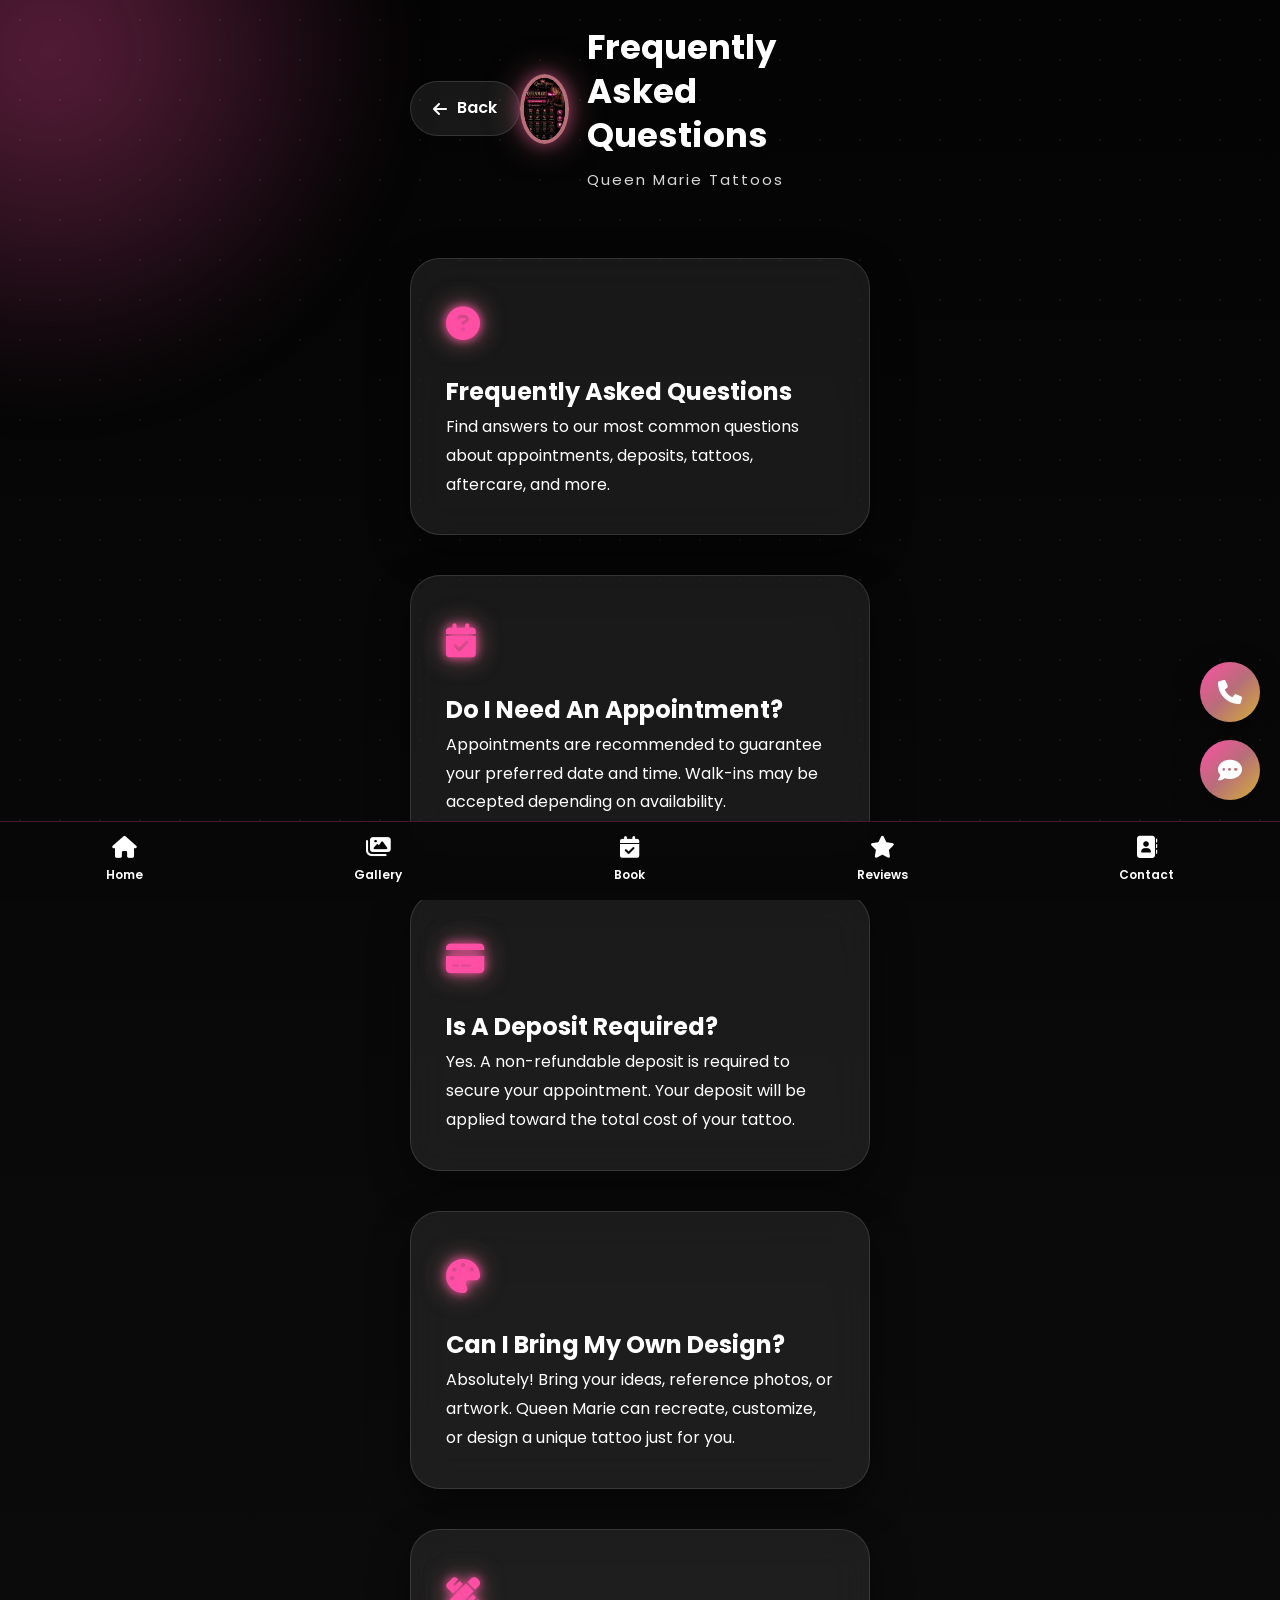
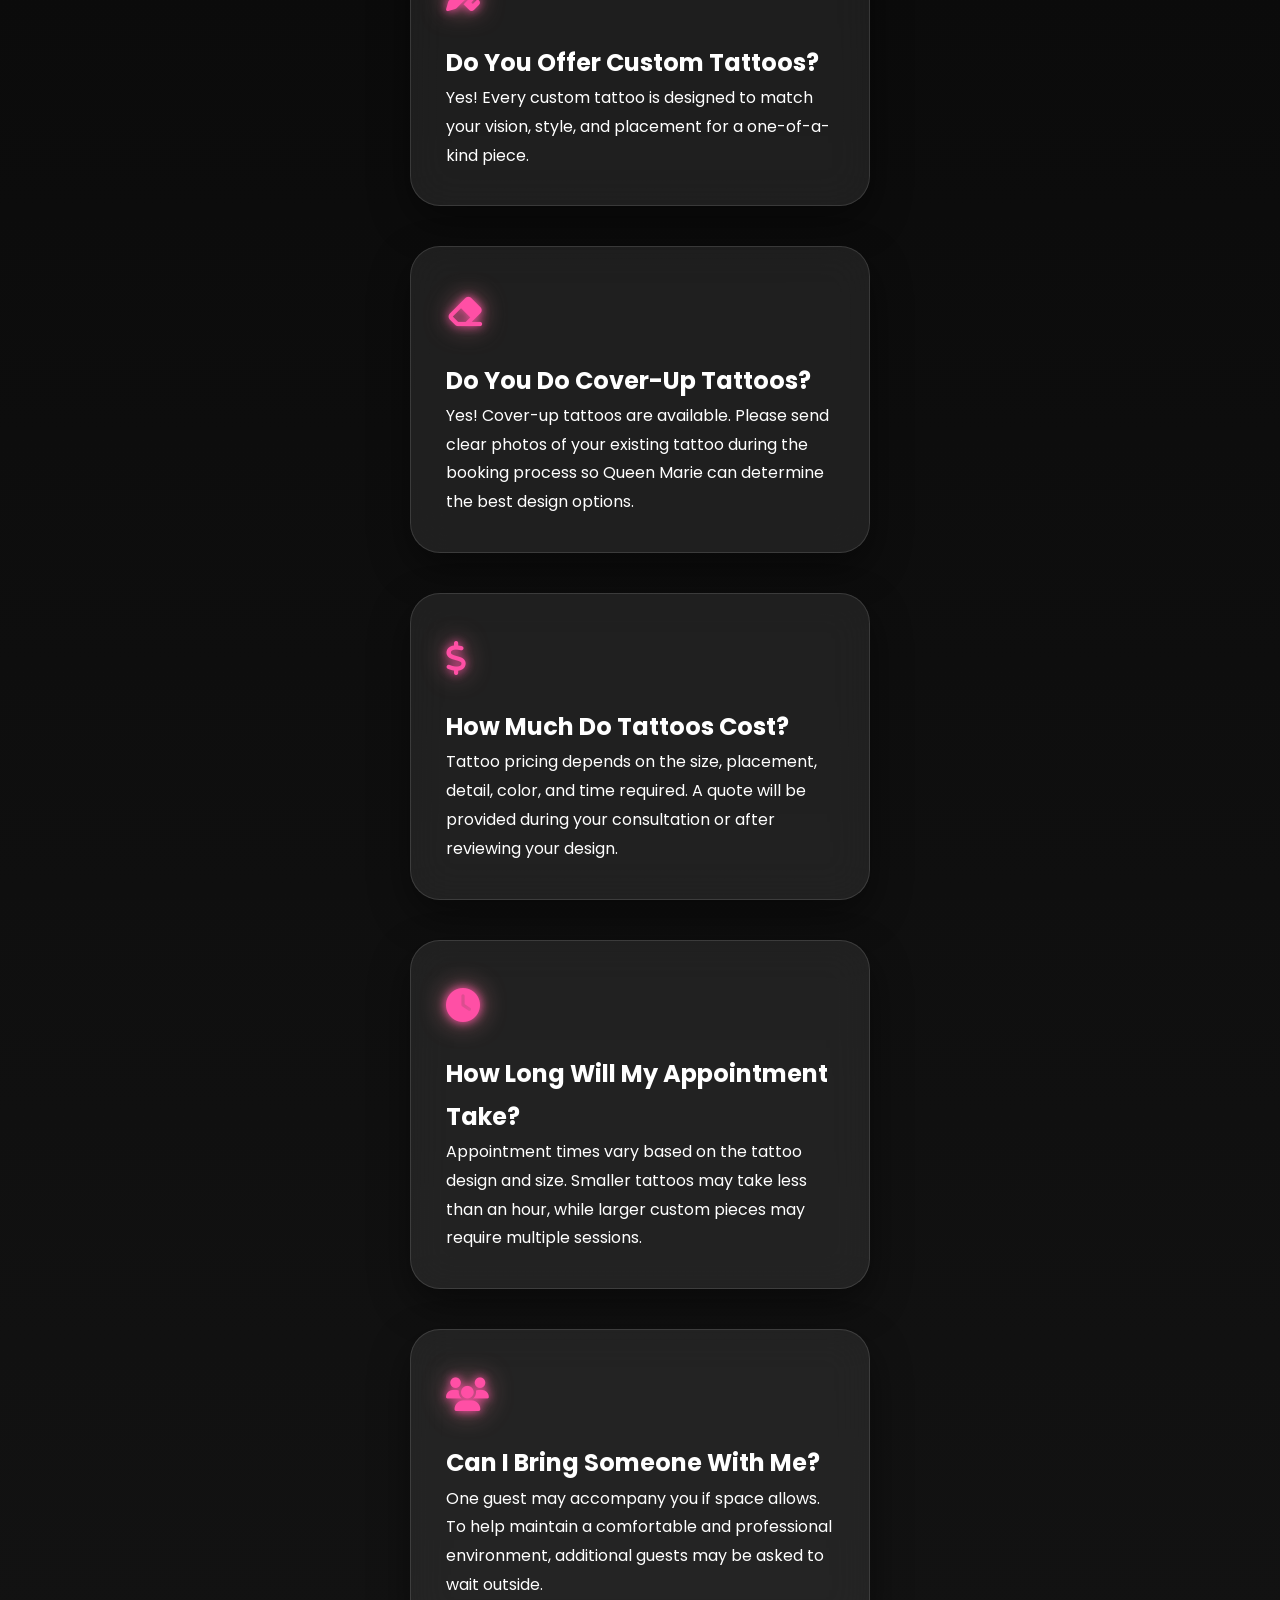
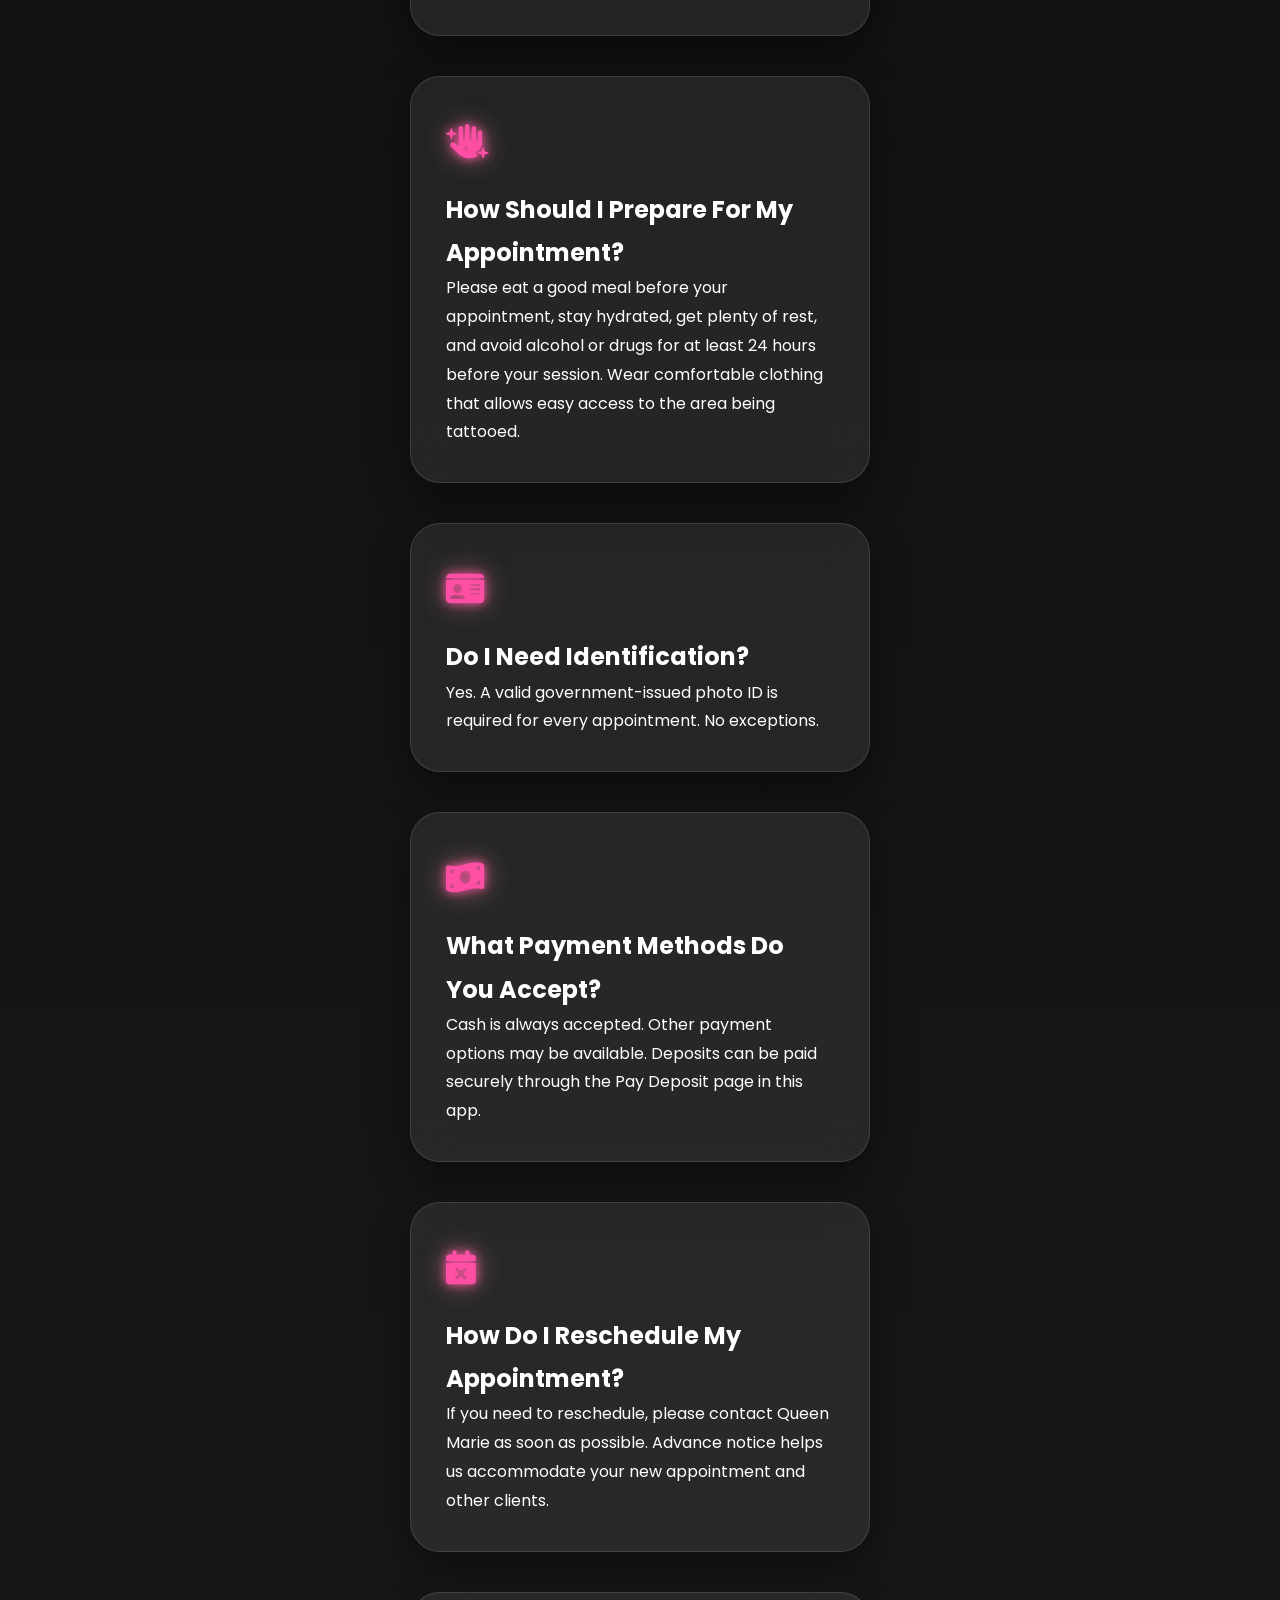
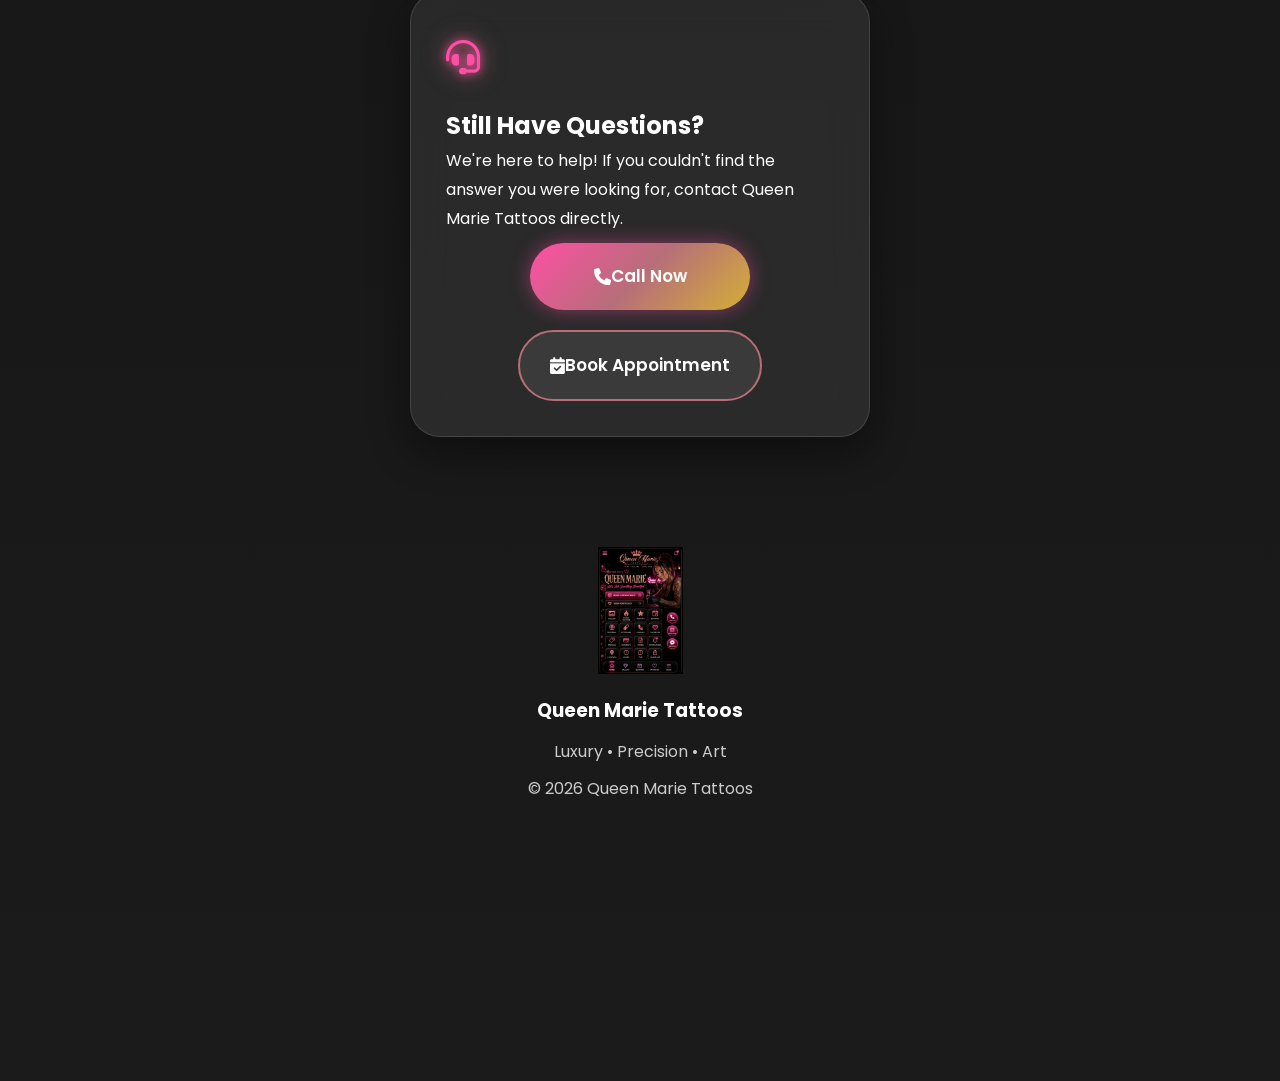
<file: faq.html>
<!DOCTYPE html>

<html lang="en">

<head>

<meta charset="UTF-8">

<meta name="viewport"
content="width=device-width, initial-scale=1.0">

<title>

Frequently Asked Questions

</title>

<meta name="theme-color"
content="#ff4fa5">

<meta name="description"
content="Frequently Asked Questions | Queen Marie Tattoos">

<link rel="icon"
href="images/logo.png">

<link rel="stylesheet"
href="style.css">

<link rel="stylesheet"
href="https://cdnjs.cloudflare.com/ajax/libs/font-awesome/6.5.2/css/all.min.css">

</head>

<body>

<div class="background-glow"></div>

<div class="sparkles"></div>

<div class="app-container">

<header class="page-header">

<a
href="javascript:history.back()"
class="back-btn">

<i class="fa-solid fa-arrow-left"></i>

Back

</a>

<div class="page-title">

<img
src="images/logo.png"
class="logo"
alt="Queen Marie Tattoos">

<div>

<h1>

Frequently Asked Questions

</h1>

<p>

Queen Marie Tattoos

</p>

</div>

</div>

</header>

<section class="glass-card">

<div class="card-icon">

<i class="fa-solid fa-circle-question"></i>

</div>

<h2>

Frequently Asked Questions

</h2>

<p>

Find answers to our most common questions about appointments, deposits, tattoos, aftercare, and more.

</p>

</section>

<!--==========================
FAQ SECTION 1
===========================-->

<section class="glass-card">

<div class="card-icon">

<i class="fa-solid fa-calendar-check"></i>

</div>

<h2>

Do I Need An Appointment?

</h2>

<p>

Appointments are recommended to guarantee your preferred date and time. Walk-ins may be accepted depending on availability.

</p>

</section>


<section class="glass-card">

<div class="card-icon">

<i class="fa-solid fa-credit-card"></i>

</div>

<h2>

Is A Deposit Required?

</h2>

<p>

Yes. A non-refundable deposit is required to secure your appointment. Your deposit will be applied toward the total cost of your tattoo.

</p>

</section>


<section class="glass-card">

<div class="card-icon">

<i class="fa-solid fa-palette"></i>

</div>

<h2>

Can I Bring My Own Design?

</h2>

<p>

Absolutely! Bring your ideas, reference photos, or artwork. Queen Marie can recreate, customize, or design a unique tattoo just for you.

</p>

</section>


<section class="glass-card">

<div class="card-icon">

<i class="fa-solid fa-pen-ruler"></i>

</div>

<h2>

Do You Offer Custom Tattoos?

</h2>

<p>

Yes! Every custom tattoo is designed to match your vision, style, and placement for a one-of-a-kind piece.

</p>

</section>  

  <!--==========================
FAQ SECTION 2
===========================-->

<section class="glass-card">

<div class="card-icon">

<i class="fa-solid fa-eraser"></i>

</div>

<h2>

Do You Do Cover-Up Tattoos?

</h2>

<p>

Yes! Cover-up tattoos are available. Please send clear photos of your existing tattoo during the booking process so Queen Marie can determine the best design options.

</p>

</section>


<section class="glass-card">

<div class="card-icon">

<i class="fa-solid fa-dollar-sign"></i>

</div>

<h2>

How Much Do Tattoos Cost?

</h2>

<p>

Tattoo pricing depends on the size, placement, detail, color, and time required. A quote will be provided during your consultation or after reviewing your design.

</p>

</section>


<section class="glass-card">

<div class="card-icon">

<i class="fa-solid fa-clock"></i>

</div>

<h2>

How Long Will My Appointment Take?

</h2>

<p>

Appointment times vary based on the tattoo design and size. Smaller tattoos may take less than an hour, while larger custom pieces may require multiple sessions.

</p>

</section>


<section class="glass-card">

<div class="card-icon">

<i class="fa-solid fa-users"></i>

</div>

<h2>

Can I Bring Someone With Me?

</h2>

<p>

One guest may accompany you if space allows. To help maintain a comfortable and professional environment, additional guests may be asked to wait outside.

</p>

</section>

  <!--==========================
FAQ SECTION 3
===========================-->

<section class="glass-card">

<div class="card-icon">

<i class="fa-solid fa-hand-sparkles"></i>

</div>

<h2>

How Should I Prepare For My Appointment?

</h2>

<p>

Please eat a good meal before your appointment, stay hydrated, get plenty of rest, and avoid alcohol or drugs for at least 24 hours before your session. Wear comfortable clothing that allows easy access to the area being tattooed.

</p>

</section>


<section class="glass-card">

<div class="card-icon">

<i class="fa-solid fa-id-card"></i>

</div>

<h2>

Do I Need Identification?

</h2>

<p>

Yes. A valid government-issued photo ID is required for every appointment. No exceptions.

</p>

</section>


<section class="glass-card">

<div class="card-icon">

<i class="fa-solid fa-money-bill-wave"></i>

</div>

<h2>

What Payment Methods Do You Accept?

</h2>

<p>

Cash is always accepted. Other payment options may be available. Deposits can be paid securely through the Pay Deposit page in this app.

</p>

</section>


<section class="glass-card">

<div class="card-icon">

<i class="fa-solid fa-calendar-xmark"></i>

</div>

<h2>

How Do I Reschedule My Appointment?

</h2>

<p>

If you need to reschedule, please contact Queen Marie as soon as possible. Advance notice helps us accommodate your new appointment and other clients.

</p>

</section>

 <!--==========================
CONTACT US
===========================-->

<section class="glass-card">

<div class="card-icon">

<i class="fa-solid fa-headset"></i>

</div>

<h2>

Still Have Questions?

</h2>

<p>

We're here to help! If you couldn't find the answer you were looking for, contact Queen Marie Tattoos directly.

</p>

<div class="hero-buttons">

<a
href="tel:2147109249"
class="primary-btn">

<i class="fa-solid fa-phone"></i>

Call Now

</a>

<a
href="booking.html"
class="secondary-btn">

<i class="fa-solid fa-calendar-check"></i>

Book Appointment

</a>

</div>

</section>


<!--==========================
FLOATING BUTTONS
===========================-->

<div class="floating-buttons">

<a
href="tel:2147109249"
class="floating-btn"
title="Call">

<i class="fa-solid fa-phone"></i>

</a>

<a
href="sms:2147109249"
class="floating-btn"
title="Text">

<i class="fa-solid fa-comment-dots"></i>

</a>

</div>


<!--==========================
BOTTOM NAVIGATION
===========================-->

<nav class="bottom-nav">

<a href="index.html">

<i class="fa-solid fa-house"></i>

<span>Home</span>

</a>

<a href="gallery.html">

<i class="fa-solid fa-images"></i>

<span>Gallery</span>

</a>

<a href="booking.html">

<i class="fa-solid fa-calendar-check"></i>

<span>Book</span>

</a>

<a href="reviews.html">

<i class="fa-solid fa-star"></i>

<span>Reviews</span>

</a>

<a href="contact.html">

<i class="fa-solid fa-address-book"></i>

<span>Contact</span>

</a>

</nav>


<!--==========================
FOOTER
===========================-->

<footer class="footer">

<img
src="images/logo.png"
class="footer-logo"
alt="Queen Marie Tattoos">

<h3>

Queen Marie Tattoos

</h3>

<p>

Luxury • Precision • Art

</p>

<p>

© <span id="year"></span>

Queen Marie Tattoos

</p>

</footer>


<!--==========================
NOTIFICATION
===========================-->

<div
id="notification"
class="notification">

</div>


<!--==========================
LOADER
===========================-->

<div id="loader">

<div class="loader-spinner"></div>

</div>


<script src="script.js"></script>

</div>

</body>

</html>
</file>
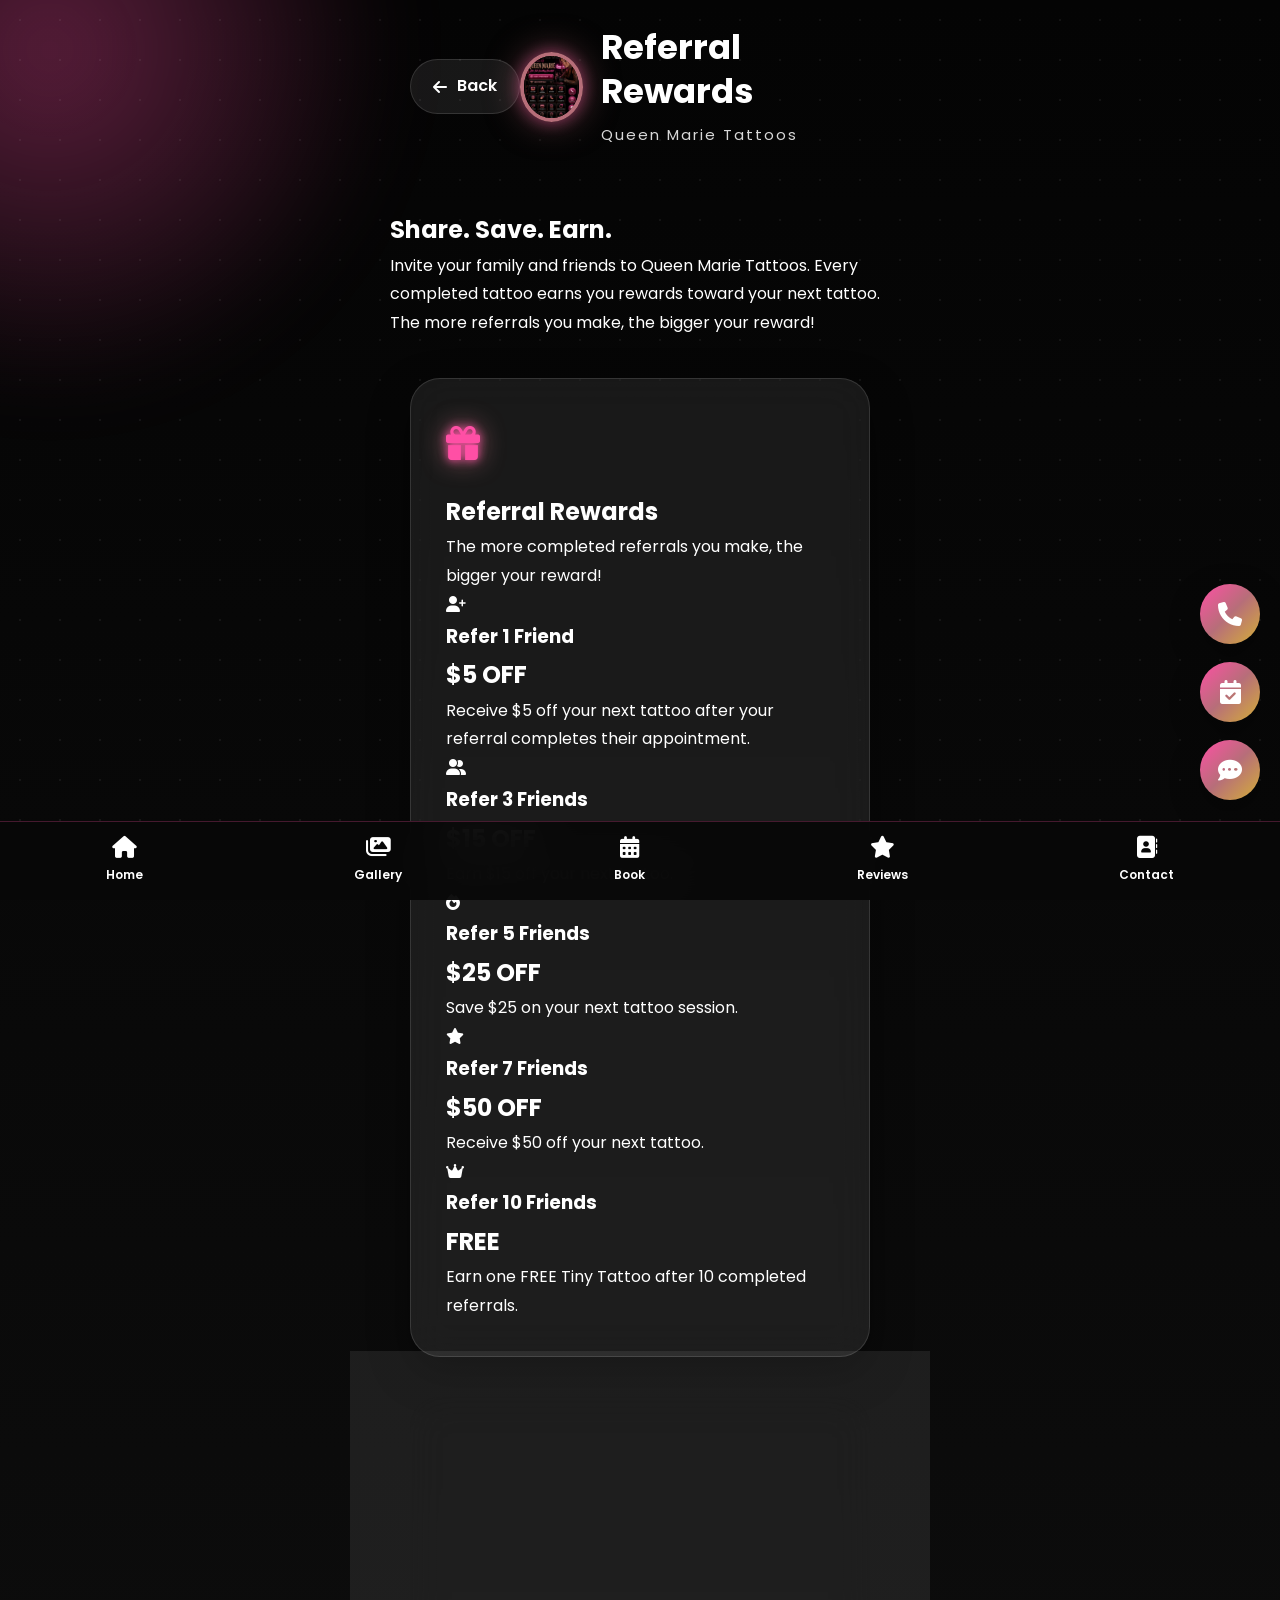
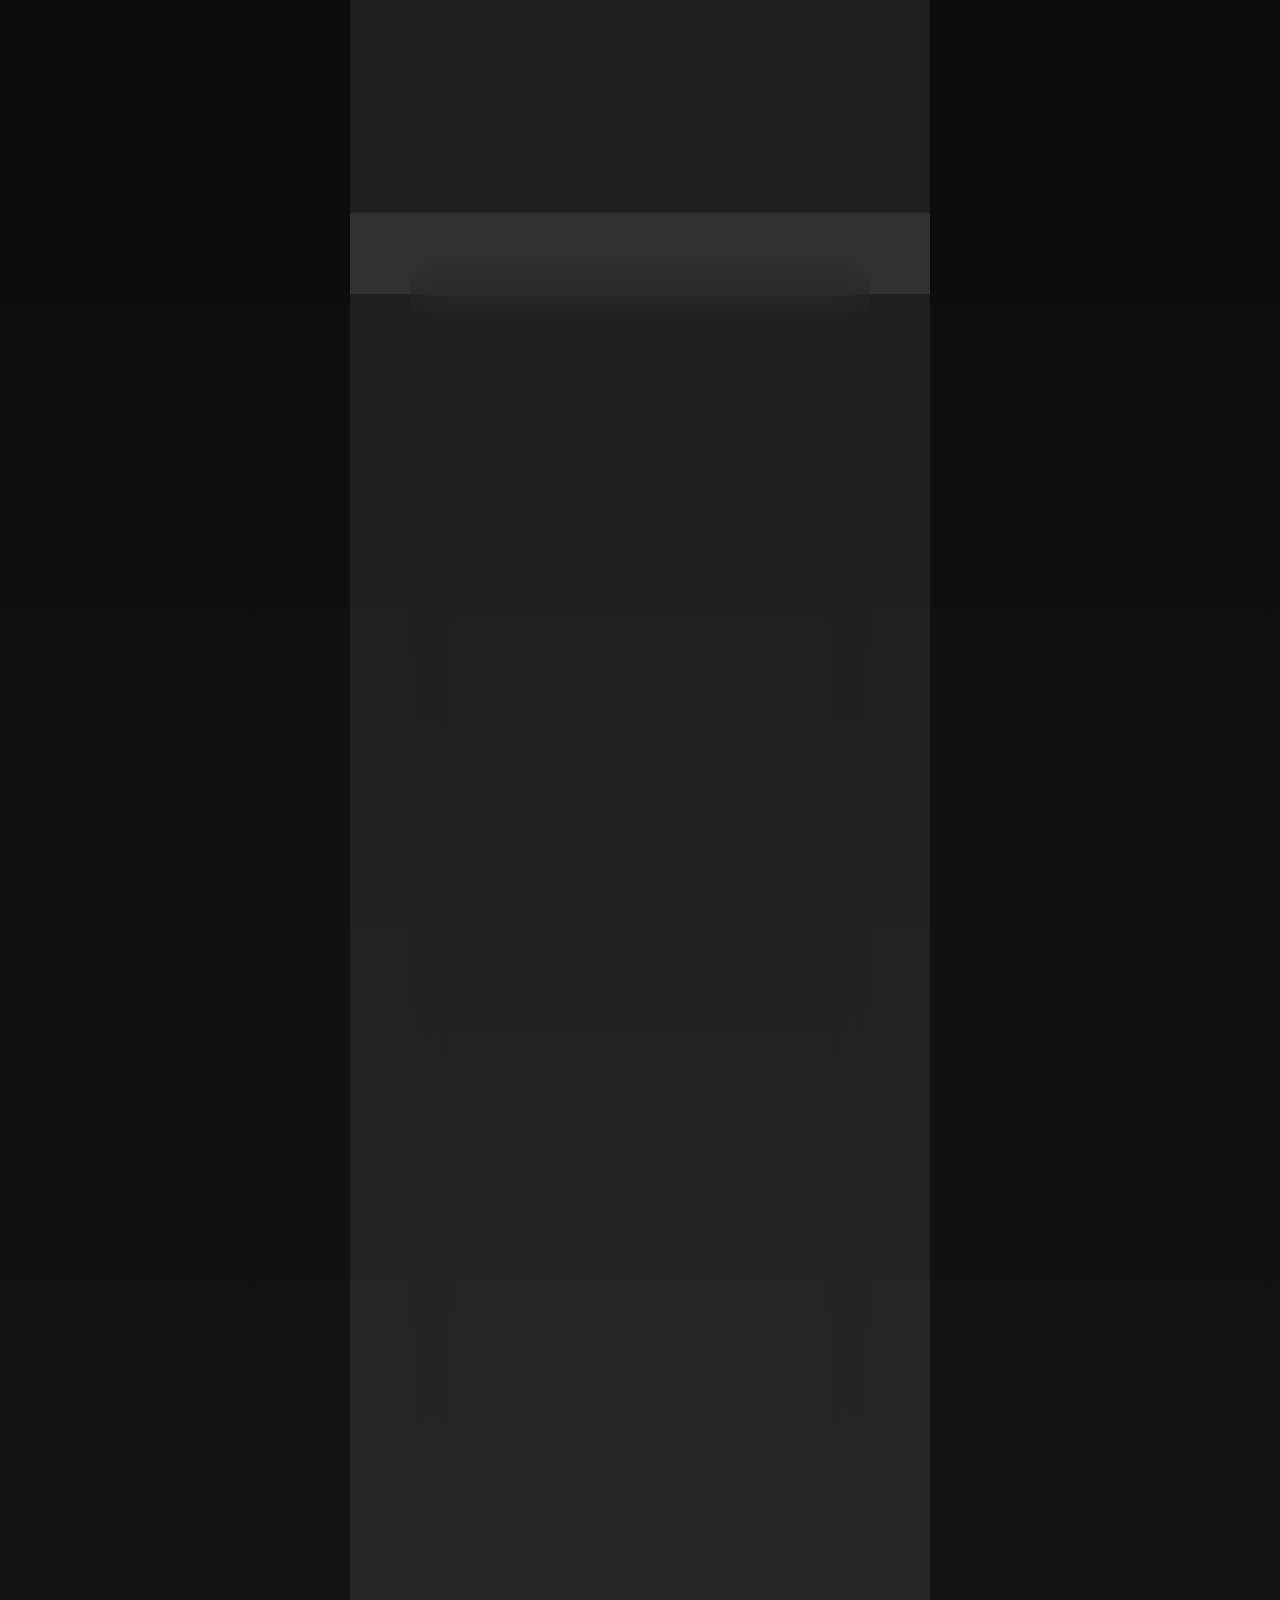
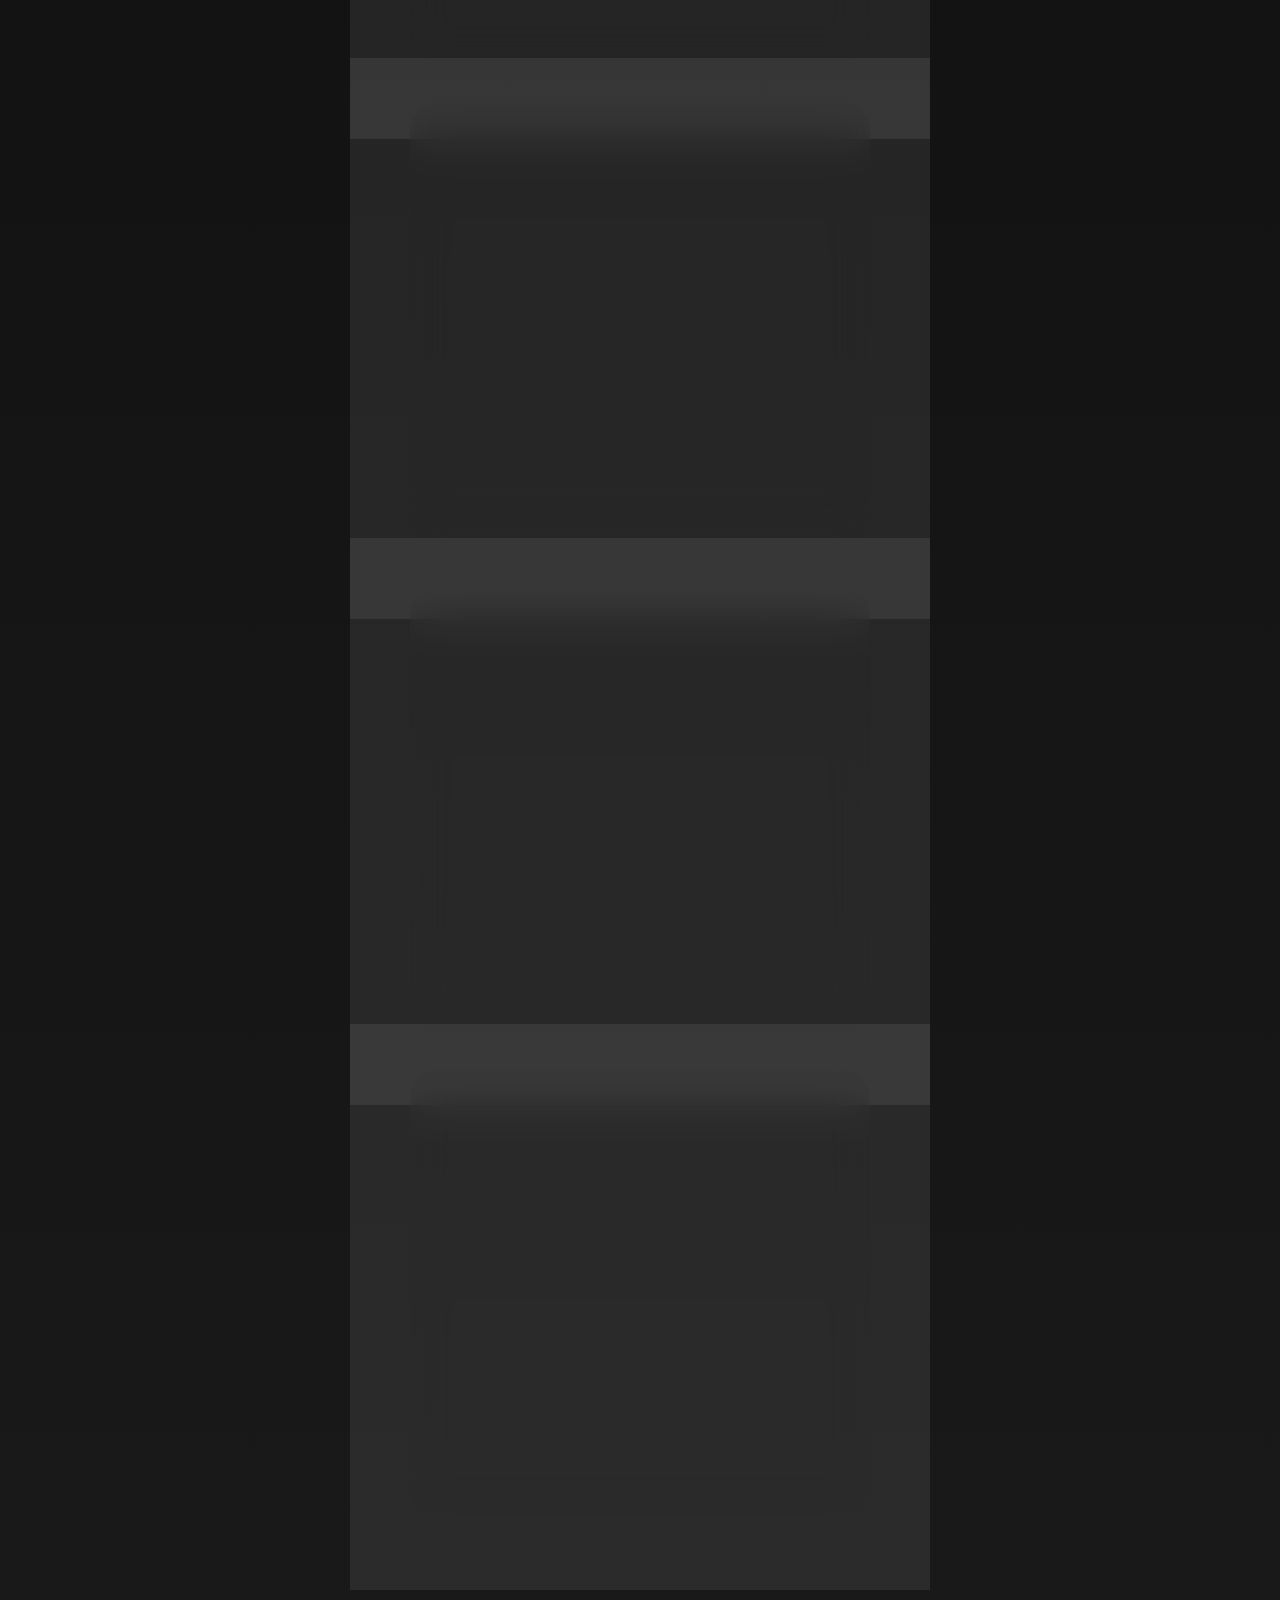
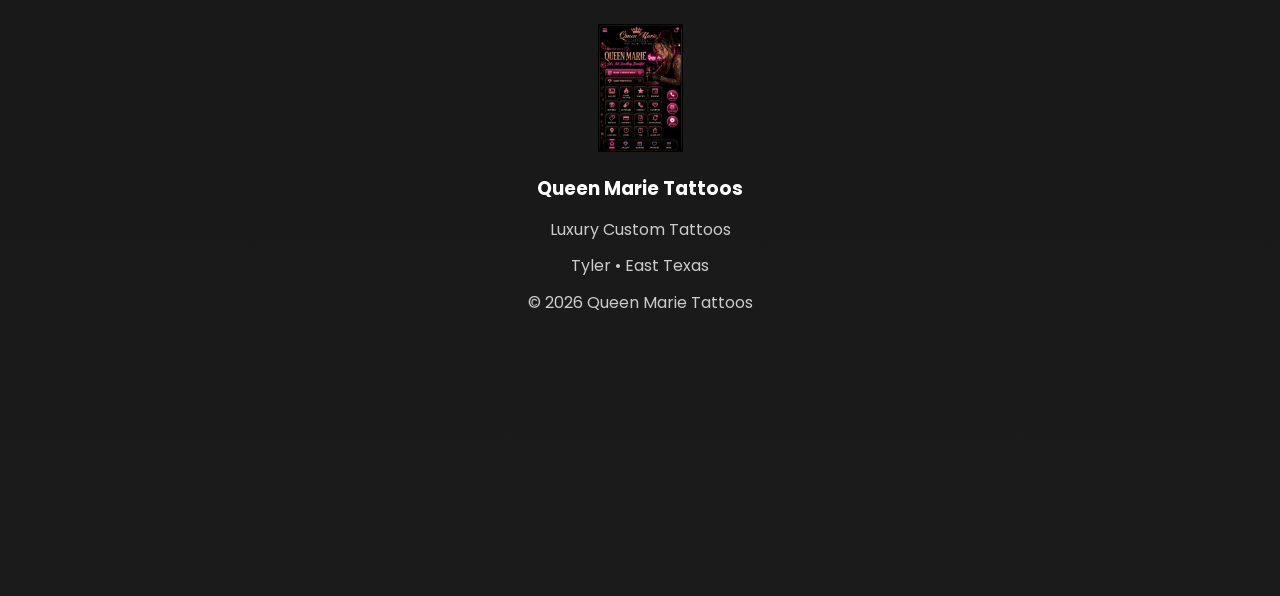
<file: referral.html>
<!DOCTYPE html>

<html lang="en">

<head>

<meta charset="UTF-8">

<meta name="viewport"
content="width=device-width, initial-scale=1.0">

<title>

Referral Rewards

</title>

<meta name="theme-color"
content="#ff4fa5">

<meta name="description"
content="Earn rewards by referring friends to Queen Marie Tattoos">

<link rel="icon"
href="images/logo.png">

<link rel="stylesheet"
href="style.css">

<link rel="stylesheet"
href="https://cdnjs.cloudflare.com/ajax/libs/font-awesome/6.5.2/css/all.min.css">

<link href="https://fonts.googleapis.com/css2?family=Great+Vibes&family=Poppins:wght@300;400;500;600;700&display=swap"
rel="stylesheet">

</head>

<body>

<div class="background-glow"></div>

<div class="sparkles"></div>

<div class="app-container">

<header class="page-header">

<a
href="javascript:history.back()"
class="back-btn">

<i class="fa-solid fa-arrow-left"></i>

Back

</a>

<div class="page-title">

<img
src="images/logo.png"
class="logo"
alt="Queen Marie Tattoos">

<div>

<h1>

Referral Rewards

</h1>

<p>

Queen Marie Tattoos

</p>

</div>

</div>

</header>

<section class="gallery-hero">

<h2>

Share. Save. Earn.

</h2>

<p>

Invite your family and friends to Queen Marie Tattoos.

Every completed tattoo earns you rewards toward your next tattoo.

The more referrals you make, the bigger your reward!

</p>

</section>

  <!--==================================
REFERRAL REWARDS
===================================-->

<section class="glass-card">

<div class="card-icon">

<i class="fa-solid fa-gift"></i>

</div>

<h2>

Referral Rewards

</h2>

<p>

The more completed referrals you make, the bigger your reward!

</p>

<div class="feature-grid">

<div class="feature-box">

<i class="fa-solid fa-user-plus"></i>

<h3>

Refer 1 Friend

</h3>

<h2>

$5 OFF

</h2>

<p>

Receive $5 off your next tattoo after your referral completes their appointment.

</p>

</div>

<div class="feature-box">

<i class="fa-solid fa-user-group"></i>

<h3>

Refer 3 Friends

</h3>

<h2>

$15 OFF

</h2>

<p>

Earn $15 off your next tattoo.

</p>

</div>

<div class="feature-box">

<i class="fa-solid fa-fire"></i>

<h3>

Refer 5 Friends

</h3>

<h2>

$25 OFF

</h2>

<p>

Save $25 on your next tattoo session.

</p>

</div>

<div class="feature-box">

<i class="fa-solid fa-star"></i>

<h3>

Refer 7 Friends

</h3>

<h2>

$50 OFF

</h2>

<p>

Receive $50 off your next tattoo.

</p>

</div>

<div class="feature-box">

<i class="fa-solid fa-crown"></i>

<h3>

Refer 10 Friends

</h3>

<h2>

FREE

</h2>

<p>

Earn one FREE Tiny Tattoo after 10 completed referrals.

</p>

</div>

</div>

</section>


<!--==================================
HOW IT WORKS
===================================-->

<section class="glass-card">

<div class="card-icon">

<i class="fa-solid fa-circle-info"></i>

</div>

<h2>

How It Works

</h2>

<ul class="aftercare-list">

<li>

Share your personal referral code with family and friends.

</li>

<li>

Your friend enters your referral code when booking.

</li>

<li>

After their tattoo appointment is completed, your referral is counted.

</li>

<li>

Watch your rewards grow with every completed referral.

</li>

</ul>

</section>

  <!--==================================
REFERRAL FORM
===================================-->

<section class="glass-card">

<div class="card-icon">

<i class="fa-solid fa-user-plus"></i>

</div>

<h2>

Submit A Referral

</h2>

<p>

Refer your family and friends to Queen Marie Tattoos and start earning rewards.

</p>

<form
id="referralForm"
class="referral-form">

<div class="form-group">

<label>

Your Full Name

</label>

<input
type="text"
id="customerName"
placeholder="Enter your full name"
required>

</div>


<div class="form-group">

<label>

Phone Number

</label>

<input
type="tel"
id="customerPhone"
placeholder="(555) 555-5555"
required>

</div>


<div class="form-group">

<label>

Email Address

</label>

<input
type="email"
id="customerEmail"
placeholder="name@email.com"
required>

</div>


<div class="form-group">

<label>

Your Referral Code

</label>

<input
type="text"
id="referralCode"
placeholder="Example: QUEEN001"
required>

</div>


<hr class="divider">


<h3>

Friend's Information

</h3>


<div class="form-group">

<label>

Friend's Name

</label>

<input
type="text"
id="friendName"
placeholder="Friend's full name"
required>

</div>


<div class="form-group">

<label>

Friend's Phone

</label>

<input
type="tel"
id="friendPhone"
placeholder="(555) 555-5555"
required>

</div>


<div class="form-group">

<label>

Friend's Email (Optional)

</label>

<input
type="email"
id="friendEmail"
placeholder="friend@email.com">

</div>


<div class="form-group">

<label>

Notes (Optional)

</label>

<textarea
id="notes"
rows="5"
placeholder="Anything Queen Marie should know..."></textarea>

</div>


<button
type="submit"
class="primary-btn booking-submit">

<i class="fa-solid fa-paper-plane"></i>

Submit Referral

</button>

</form>

</section>

 <!--==================================
YOUR REFERRAL CODE
===================================-->

<section class="glass-card">

<div class="card-icon">

<i class="fa-solid fa-ticket"></i>

</div>

<h2>

Your Referral Code

</h2>

<p>

After your first completed tattoo, Queen Marie Tattoos will assign you a personal referral code.

Share your code with family and friends to start earning rewards.

</p>

<div class="promo-code-card">

<h1 id="customerCode">

QUEEN001

</h1>

<p>

(Example Referral Code)

</p>

<button
type="button"
class="primary-btn"
onclick="navigator.clipboard.writeText(document.getElementById('customerCode').innerText);showNotification('Referral Code Copied!');">

<i class="fa-solid fa-copy"></i>

Copy Referral Code

</button>

</div>

</section>



<!--==================================
YOUR REFERRAL PROGRESS
===================================-->

<section class="glass-card">

<div class="card-icon">

<i class="fa-solid fa-chart-line"></i>

</div>

<h2>

Referral Progress

</h2>

<p>

Track your completed referrals and unlock bigger rewards.

</p>

<div class="progress-card">

<h3>

Completed Referrals

</h3>

<h1>

0 / 10

</h1>

<progress
value="0"
max="10">

</progress>

<p>

Current Reward

</p>

<h3>

No Rewards Yet

</h3>

<p>

Refer your first friend to earn

<strong>$5 OFF</strong>

</p>

</div>

</section>



<!--==================================
READY TO SHARE?
===================================-->

<section class="glass-card">

<div class="card-icon">

<i class="fa-solid fa-share-nodes"></i>

</div>

<h2>

Share Your Referral Code

</h2>

<p>

Invite your family and friends to Queen Marie Tattoos.

The more completed referrals you earn, the bigger your rewards become.

</p>

<div class="hero-buttons">

<a
href="#"
onclick="shareWebsite()"
class="primary-btn">

<i class="fa-solid fa-share"></i>

Share App

</a>

<a
href="booking.html"
class="secondary-btn">

<i class="fa-solid fa-calendar-check"></i>

Book Appointment

</a>

</div>

</section> 

  <!--==================================
FLOATING ACTION BUTTONS
===================================-->

<div class="floating-buttons">

<a
href="tel:2147109249"
class="floating-btn"
title="Call">

<i class="fa-solid fa-phone"></i>

</a>

<a
href="booking.html"
class="floating-btn"
title="Book Appointment">

<i class="fa-solid fa-calendar-check"></i>

</a>

<a
href="sms:2147109249"
class="floating-btn"
title="Text Message">

<i class="fa-solid fa-comment-dots"></i>

</a>

</div>


<!--==================================
BOTTOM NAVIGATION
===================================-->

<nav class="bottom-nav">

<a href="index.html">

<i class="fa-solid fa-house"></i>

<span>Home</span>

</a>

<a href="gallery.html">

<i class="fa-solid fa-images"></i>

<span>Gallery</span>

</a>

<a href="booking.html">

<i class="fa-solid fa-calendar-days"></i>

<span>Book</span>

</a>

<a href="reviews.html">

<i class="fa-solid fa-star"></i>

<span>Reviews</span>

</a>

<a href="contact.html">

<i class="fa-solid fa-address-book"></i>

<span>Contact</span>

</a>

</nav>


<!--==================================
FOOTER
===================================-->

<footer class="footer">

<img
src="images/logo.png"
class="footer-logo"
alt="Queen Marie Tattoos">

<h3>

Queen Marie Tattoos

</h3>

<p>

Luxury Custom Tattoos

</p>

<p>

Tyler • East Texas

</p>

<p>

© <span id="year"></span>

Queen Marie Tattoos

</p>

</footer>


<!--==================================
NOTIFICATION
===================================-->

<div
id="notification"
class="notification">

</div>


<!--==================================
LOADER
===================================-->

<div id="loader">

<div class="loader-spinner">

</div>

</div>


<!--==================================
SCRIPTS
===================================-->

<script src="script.js"></script>

</div>

</body>

</html>
</file>
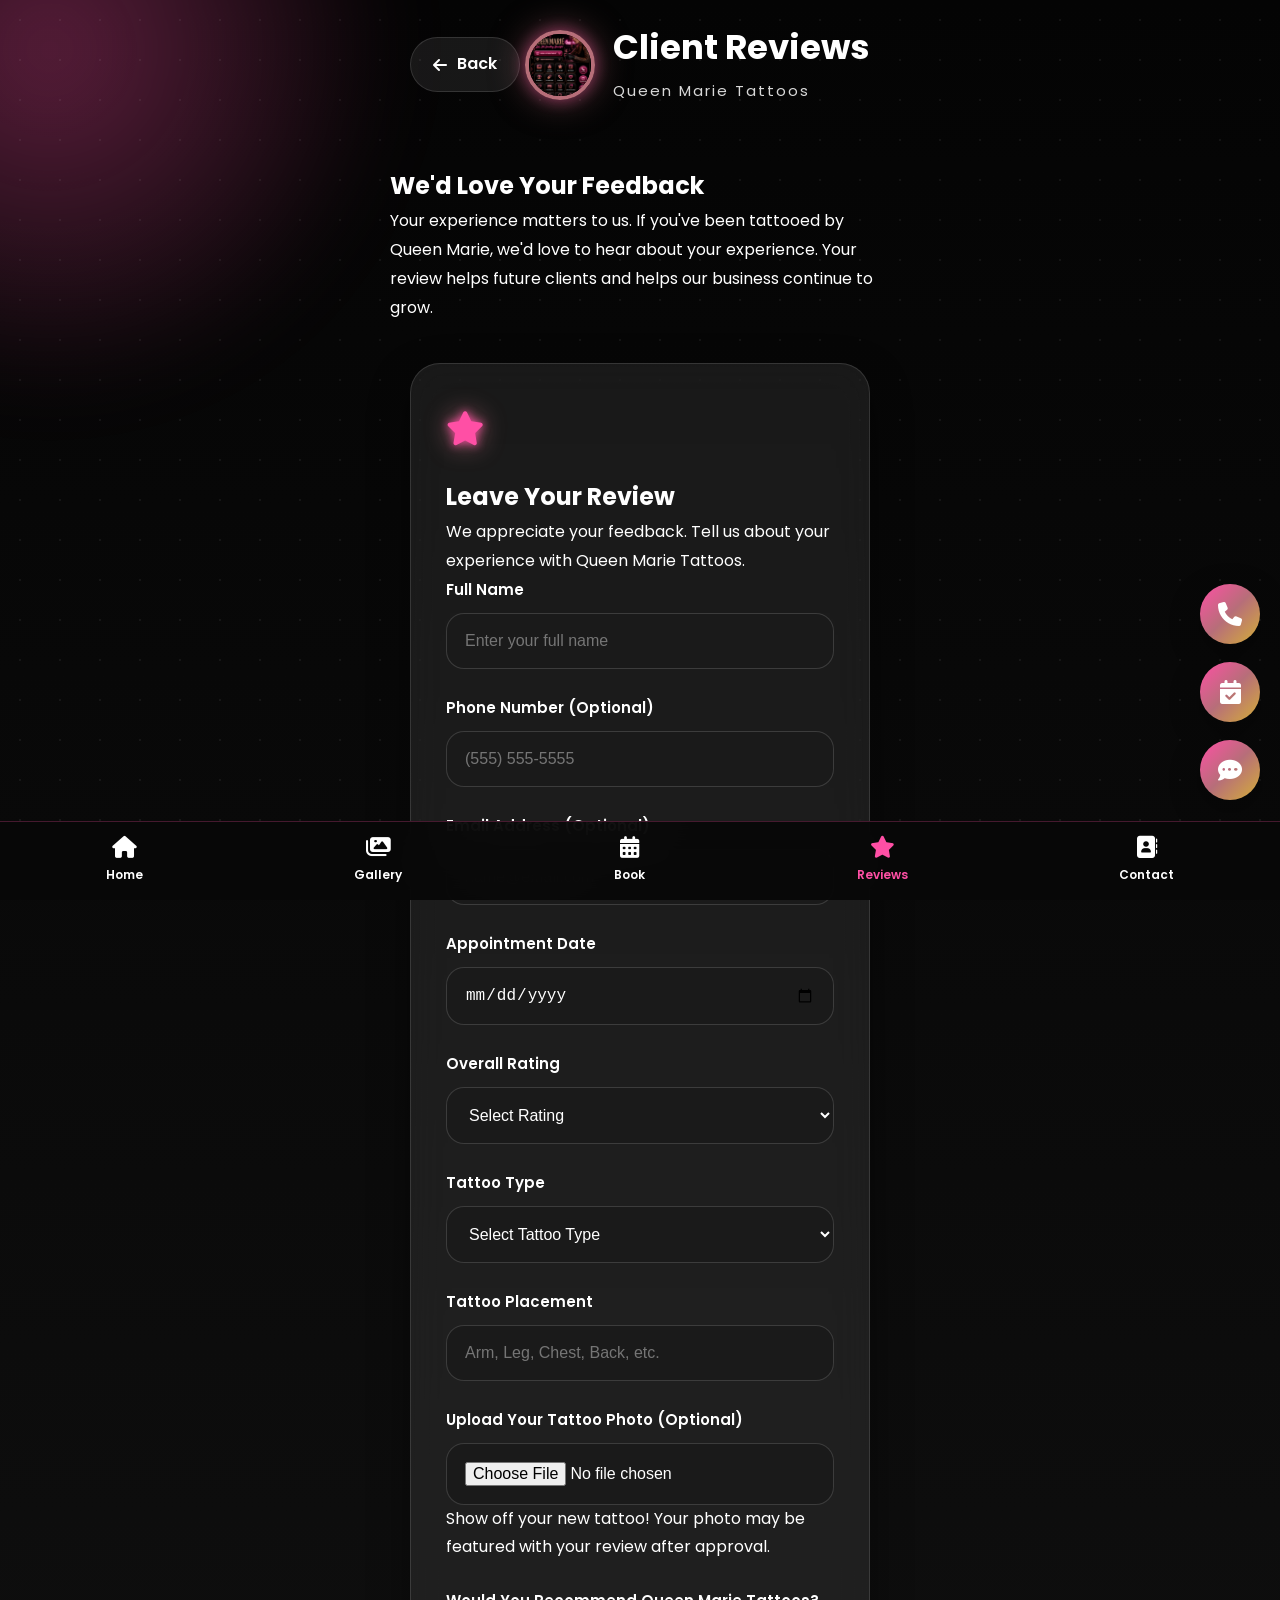
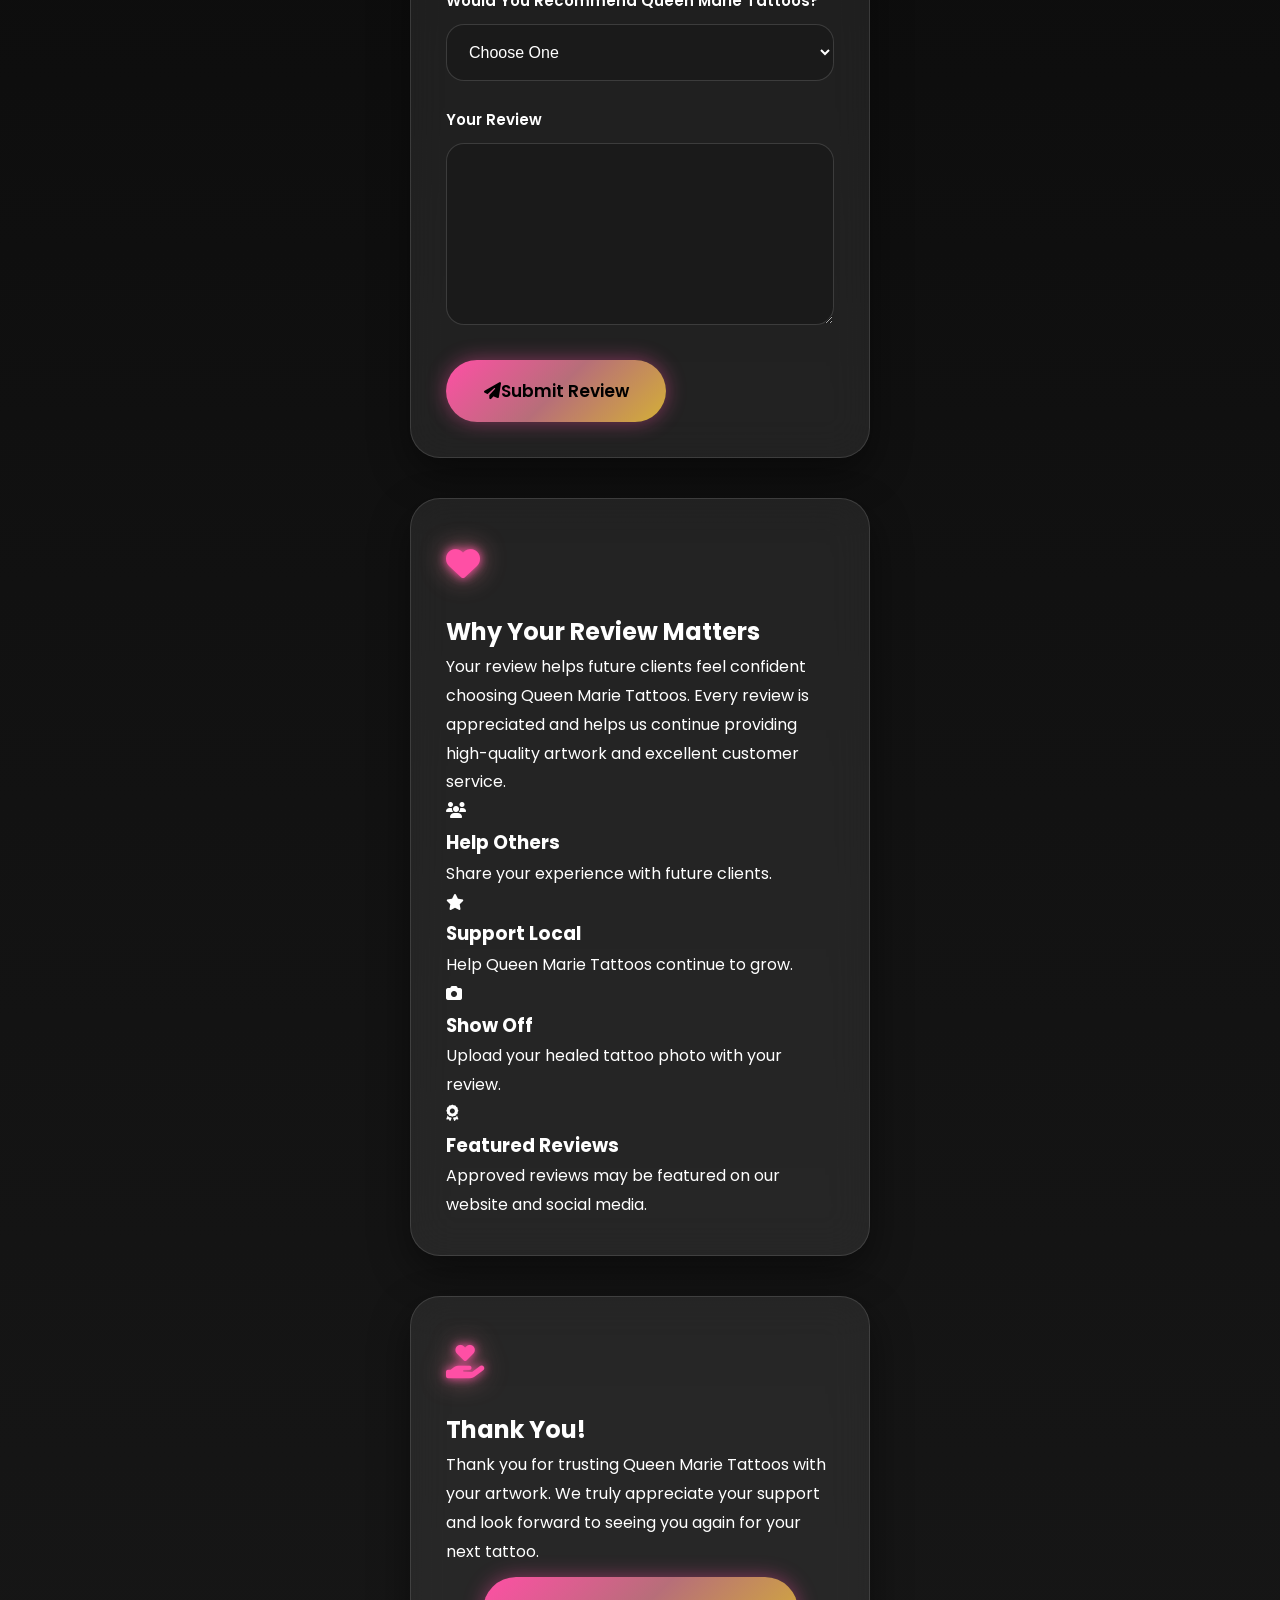
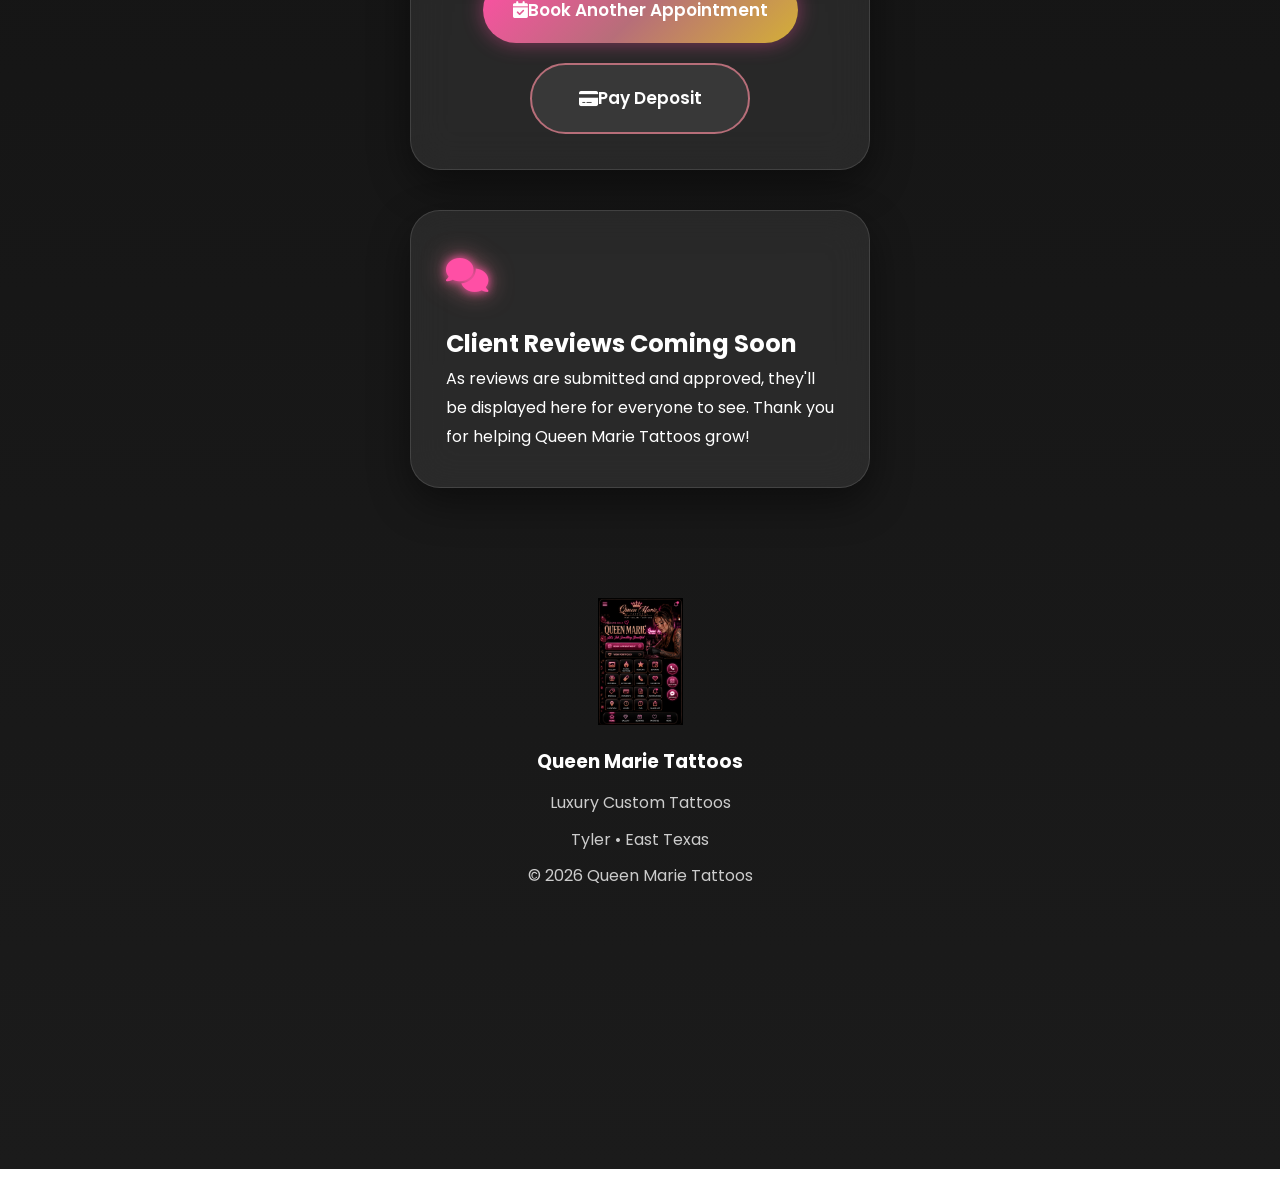
<file: reviews.html>
<!DOCTYPE html>

<html lang="en">

<head>

<meta charset="UTF-8">

<meta name="viewport"
content="width=device-width, initial-scale=1.0">

<title>

Client Reviews | Queen Marie Tattoos

</title>

<meta name="theme-color"
content="#ff4fa5">

<meta name="description"
content="Leave a review for Queen Marie Tattoos">

<link rel="icon"
href="images/logo.png">

<link rel="stylesheet"
href="style.css">

<link rel="stylesheet"
href="https://cdnjs.cloudflare.com/ajax/libs/font-awesome/6.5.2/css/all.min.css">

<link href="https://fonts.googleapis.com/css2?family=Great+Vibes&family=Poppins:wght@300;400;500;600;700&display=swap"
rel="stylesheet">

</head>

<body>

<div class="background-glow"></div>

<div class="sparkles"></div>

<div class="app-container">

<header class="page-header">

<a
href="javascript:history.back()"
class="back-btn">

<i class="fa-solid fa-arrow-left"></i>

Back

</a>

<div class="page-title">

<img
src="images/logo.png"
class="logo"
alt="Queen Marie Tattoos">

<div>

<h1>

Client Reviews

</h1>

<p>

Queen Marie Tattoos

</p>

</div>

</div>

</header>

<section class="gallery-hero">

<h2>

We'd Love Your Feedback

</h2>

<p>

Your experience matters to us.

If you've been tattooed by Queen Marie, we'd love to hear about your experience. Your review helps future clients and helps our business continue to grow.

</p>

</section>

 <!--==================================
LEAVE A REVIEW
===================================-->

<section class="glass-card">

<div class="card-icon">

<i class="fa-solid fa-star"></i>

</div>

<h2>

Leave Your Review

</h2>

<p>

We appreciate your feedback. Tell us about your experience with Queen Marie Tattoos.

</p>

<form
id="reviewForm"
class="review-form">

<div class="form-group">

<label>

Full Name

</label>

<input
type="text"
id="reviewName"
placeholder="Enter your full name"
required>

</div>

<div class="form-group">

<label>

Phone Number (Optional)

</label>

<input
type="tel"
id="reviewPhone"
placeholder="(555) 555-5555">

</div>

<div class="form-group">

<label>

Email Address (Optional)

</label>

<input
type="email"
id="reviewEmail"
placeholder="name@email.com">

</div>

<div class="form-group">

<label>

Appointment Date

</label>

<input
type="date"
id="reviewDate">

</div>

<div class="form-group">

<label>

Overall Rating

</label>

<select
id="reviewRating"
required>

<option value="">

Select Rating

</option>

<option value="5">

⭐⭐⭐⭐⭐ Excellent

</option>

<option value="4">

⭐⭐⭐⭐ Very Good

</option>

<option value="3">

⭐⭐⭐ Good

</option>

<option value="2">

⭐⭐ Fair

</option>

<option value="1">

⭐ Poor

</option>

</select>

</div> 

  <!--==================================
REVIEW DETAILS
===================================-->

<div class="form-group">

<label>

Tattoo Type

</label>

<select
id="tattooType"
required>

<option value="">

Select Tattoo Type

</option>

<option>

Fine Line

</option>

<option>

Black & Grey

</option>

<option>

Color Tattoo

</option>

<option>

Memorial Tattoo

</option>

<option>

Lettering

</option>

<option>

Flash Tattoo

</option>

<option>

Custom Tattoo

</option>

</select>

</div>


<div class="form-group">

<label>

Tattoo Placement

</label>

<input
type="text"
id="tattooPlacement"
placeholder="Arm, Leg, Chest, Back, etc.">

</div>


<div class="form-group">

<label>

Upload Your Tattoo Photo (Optional)

</label>

<input
type="file"
id="tattooPhoto"
accept="image/*">

<p class="form-note">

Show off your new tattoo! Your photo may be featured with your review after approval.

</p>

</div>


<div class="form-group">

<label>

Would You Recommend Queen Marie Tattoos?

</label>

<select
id="recommend"
required>

<option value="">

Choose One

</option>

<option>

Yes, Absolutely!

</option>

<option>

Yes

</option>

<option>

Maybe

</option>

<option>

Not At This Time

</option>

</select>

</div>


<div class="form-group">

<label>

Your Review

</label>

<textarea
id="reviewMessage"
rows="8"
placeholder="Tell us about your experience with Queen Marie Tattoos..."
required>

</textarea>

</div>


<button
type="submit"
class="primary-btn booking-submit">

<i class="fa-solid fa-paper-plane"></i>

Submit Review

</button>

</form>

</section>

<!--==================================
WHY YOUR REVIEW MATTERS
===================================-->

<section class="glass-card">

<div class="card-icon">

<i class="fa-solid fa-heart"></i>

</div>

<h2>

Why Your Review Matters

</h2>

<p>

Your review helps future clients feel confident choosing Queen Marie Tattoos.

Every review is appreciated and helps us continue providing high-quality artwork and excellent customer service.

</p>

<div class="feature-grid">

<div class="feature-box">

<i class="fa-solid fa-users"></i>

<h3>

Help Others

</h3>

<p>

Share your experience with future clients.

</p>

</div>

<div class="feature-box">

<i class="fa-solid fa-star"></i>

<h3>

Support Local

</h3>

<p>

Help Queen Marie Tattoos continue to grow.

</p>

</div>

<div class="feature-box">

<i class="fa-solid fa-camera"></i>

<h3>

Show Off

</h3>

<p>

Upload your healed tattoo photo with your review.

</p>

</div>

<div class="feature-box">

<i class="fa-solid fa-award"></i>

<h3>

Featured Reviews

</h3>

<p>

Approved reviews may be featured on our website and social media.

</p>

</div>

</div>

</section>



<!--==================================
THANK YOU
===================================-->

<section class="glass-card">

<div class="card-icon">

<i class="fa-solid fa-hand-holding-heart"></i>

</div>

<h2>

Thank You!

</h2>

<p>

Thank you for trusting Queen Marie Tattoos with your artwork.

We truly appreciate your support and look forward to seeing you again for your next tattoo.

</p>

<div class="hero-buttons">

<a
href="booking.html"
class="primary-btn">

<i class="fa-solid fa-calendar-check"></i>

Book Another Appointment

</a>

<a
href="https://web.getporter.io/artist/queen-marie"
target="_blank"
class="secondary-btn">

<i class="fa-solid fa-credit-card"></i>

Pay Deposit

</a>

</div>

</section>



<!--==================================
COMING SOON
===================================-->

<section class="glass-card">

<div class="card-icon">

<i class="fa-solid fa-comments"></i>

</div>

<h2>

Client Reviews Coming Soon

</h2>

<p>

As reviews are submitted and approved, they'll be displayed here for everyone to see.

Thank you for helping Queen Marie Tattoos grow!

</p>

</section>  

<!--==================================
FLOATING ACTION BUTTONS
===================================-->

<div class="floating-buttons">

<a
href="tel:2147109249"
class="floating-btn"
title="Call">

<i class="fa-solid fa-phone"></i>

</a>

<a
href="booking.html"
class="floating-btn"
title="Book Appointment">

<i class="fa-solid fa-calendar-check"></i>

</a>

<a
href="sms:2147109249"
class="floating-btn"
title="Text Message">

<i class="fa-solid fa-comment-dots"></i>

</a>

</div>


<!--==================================
BOTTOM NAVIGATION
===================================-->

<nav class="bottom-nav">

<a href="index.html">

<i class="fa-solid fa-house"></i>

<span>Home</span>

</a>

<a href="gallery.html">

<i class="fa-solid fa-images"></i>

<span>Gallery</span>

</a>

<a href="booking.html">

<i class="fa-solid fa-calendar-days"></i>

<span>Book</span>

</a>

<a href="reviews.html" class="active">

<i class="fa-solid fa-star"></i>

<span>Reviews</span>

</a>

<a href="contact.html">

<i class="fa-solid fa-address-book"></i>

<span>Contact</span>

</a>

</nav>


<!--==================================
FOOTER
===================================-->

<footer class="footer">

<img
src="images/logo.png"
class="footer-logo"
alt="Queen Marie Tattoos">

<h3>

Queen Marie Tattoos

</h3>

<p>

Luxury Custom Tattoos

</p>

<p>

Tyler • East Texas

</p>

<p>

© <span id="year"></span>

Queen Marie Tattoos

</p>

</footer>


<!--==================================
NOTIFICATION
===================================-->

<div
id="notification"
class="notification">

</div>


<!--==================================
LOADER
===================================-->

<div id="loader">

<div class="loader-spinner">

</div>

</div>


<!--==================================
JAVASCRIPT
===================================-->

<script src="script.js"></script>

</div>

</body>

</html>
</file>
<file: style.css>
/*==================================================
QUEEN MARIE TATTOOS
Luxury Mobile App
Pink • Rose Gold • Black
==================================================*/

@import url('https://fonts.googleapis.com/css2?family=Poppins:wght@300;400;500;600;700&family=Great+Vibes&display=swap');

/*==================================
ROOT COLORS
==================================*/

:root{

--black:#080808;
--black2:#121212;

--white:#ffffff;

--pink:#ff4fa5;
--pinkLight:#ff9fd0;

--roseGold:#B76E79;

--gold:#D4AF37;

--glass:rgba(255,255,255,.08);

--shadow:0 15px 40px rgba(0,0,0,.45);

--radius:30px;

--transition:.35s ease;

}

/*==================================
RESET
==================================*/

*{

margin:0;

padding:0;

box-sizing:border-box;

}

html{

scroll-behavior:smooth;

}

body{

font-family:'Poppins',sans-serif;

background:linear-gradient(
180deg,
#040404,
#111111,
#1b1b1b
);

color:var(--white);

overflow-x:hidden;

min-height:100vh;

line-height:1.8;

}

/*==================================
GLOBAL
==================================*/

img{

max-width:100%;

display:block;

}

a{

text-decoration:none;

color:white;

}

button{

font-family:'Poppins',sans-serif;

cursor:pointer;

border:none;

outline:none;

}

.app-container{

width:100%;

max-width:500px;

margin:auto;

padding-bottom:140px;

position:relative;

}

/*==================================
BACKGROUND EFFECTS
==================================*/

.background-glow{

position:fixed;

top:-300px;

left:-300px;

width:700px;

height:700px;

background:

radial-gradient(

circle,

rgba(255,79,165,.35),

transparent 70%

);

filter:blur(40px);

z-index:-2;

}

.sparkles{

position:fixed;

inset:0;

pointer-events:none;

background-image:

radial-gradient(#ffffff55 1px,transparent 1px);

background-size:40px 40px;

opacity:.18;

z-index:-1;

animation:twinkle 10s linear infinite;

}

@keyframes twinkle{

0%{

transform:translateY(0);

}

100%{

transform:translateY(-50px);

}

}

/*==================================
HEADER
==================================*/

.top-header{

display:flex;

justify-content:space-between;

align-items:center;

padding:25px 20px;

margin-bottom:15px;

}

.menu-btn,
.notification-btn{

width:55px;

height:55px;

display:flex;

align-items:center;

justify-content:center;

border-radius:50%;

background:rgba(255,255,255,.08);

color:white;

font-size:24px;

box-shadow:var(--shadow);

transition:var(--transition);

}

.menu-btn:hover,
.notification-btn:hover{

background:var(--pink);

transform:scale(1.08);

}

/*==================================
LOGO
==================================*/

.header-center{

display:flex;

flex-direction:column;

align-items:center;

justify-content:center;

text-align:center;

margin-bottom:35px;

}

.logo{

width:110px;

height:110px;

object-fit:cover;

border-radius:50%;

border:4px solid var(--roseGold);

box-shadow:

0 0 15px rgba(255,79,165,.45),

0 0 35px rgba(183,110,121,.55);

margin-bottom:18px;

}

.logo-title{

font-family:'Great Vibes',cursive;

font-size:46px;

color:#ffd6e8;

line-height:1.2;

margin-bottom:12px;

text-shadow:

0 0 10px #ff4fa5,

0 0 25px #B76E79;

}

.logo-subtitle{

font-size:15px;

letter-spacing:5px;

text-transform:uppercase;

color:#f6d39a;

margin-bottom:30px;

}

/*==================================
PAGE TITLES
==================================*/

.page-header{

display:flex;

align-items:center;

justify-content:space-between;

padding:25px 20px;

margin-bottom:35px;

}

.page-title{

display:flex;

align-items:center;

gap:18px;

}

.page-title .logo{

width:70px;

height:70px;

margin-bottom:0;

}

.page-title h1{

font-size:34px;

line-height:1.3;

margin-bottom:8px;

}

.page-title p{

font-size:15px;

color:#d8d8d8;

letter-spacing:2px;

}

.back-btn{

display:flex;

align-items:center;

gap:10px;

padding:12px 22px;

border-radius:40px;

background:rgba(255,255,255,.08);

border:1px solid rgba(255,255,255,.12);

font-weight:600;

transition:var(--transition);

}

.back-btn:hover{

background:var(--pink);

}

/*==================================
HERO SECTION
==================================*/

.hero-section{

margin:40px 20px 60px;

padding:45px 30px;

background:var(--glass);

border:1px solid rgba(255,255,255,.12);

border-radius:var(--radius);

backdrop-filter:blur(20px);

box-shadow:var(--shadow);

text-align:center;

display:flex;

flex-direction:column;

align-items:center;

gap:28px;

position:relative;

overflow:hidden;

}

.hero-section::before{

content:"";

position:absolute;

top:-100px;

right:-100px;

width:260px;

height:260px;

border-radius:50%;

background:radial-gradient(circle,
rgba(255,79,165,.30),
transparent 70%);

}

/*==================================
WELCOME TEXT
==================================*/

.welcome-text{

font-size:14px;

letter-spacing:5px;

text-transform:uppercase;

color:var(--pinkLight);

margin-bottom:5px;

}

.hero-section h2{

font-family:'Great Vibes',cursive;

font-size:58px;

line-height:1.2;

margin-bottom:5px;

color:white;

text-shadow:

0 0 10px var(--pink),

0 0 25px var(--roseGold);

}

.hero-description{

max-width:420px;

font-size:17px;

line-height:2;

color:#eeeeee;

margin:0 auto;

}

/*==================================
APP IMAGE
==================================*/

.hero-image{

width:100%;

display:flex;

justify-content:center;

margin:15px 0 10px;

}

.hero-image img{

width:100%;

max-width:380px;

border-radius:30px;

border:4px solid var(--roseGold);

box-shadow:

0 0 25px rgba(255,79,165,.45),

0 25px 60px rgba(0,0,0,.45);

transition:var(--transition);

}

.hero-image img:hover{

transform:scale(1.02);

}

/*==================================
HOME BUTTONS
==================================*/

.hero-buttons{

display:flex;

justify-content:center;

align-items:center;

flex-wrap:wrap;

gap:20px;

margin-top:10px;

width:100%;

}

.primary-btn,
.secondary-btn{

display:flex;

align-items:center;

justify-content:center;

min-width:220px;

padding:18px 30px;

border-radius:50px;

font-size:17px;

font-weight:600;

transition:var(--transition);

}

.primary-btn{

background:linear-gradient(
135deg,
var(--pink),
var(--roseGold),
var(--gold)
);

box-shadow:

0 0 20px rgba(255,79,165,.45);

}

.secondary-btn{

background:rgba(255,255,255,.08);

border:2px solid var(--roseGold);

}

.primary-btn:hover,
.secondary-btn:hover{

transform:translateY(-5px);

box-shadow:

0 0 25px rgba(255,79,165,.65);

}

/*==================================
DASHBOARD
==================================*/

.dashboard{

padding:20px;

margin-top:10px;

margin-bottom:80px;

}

.dashboard-grid{

display:grid;

grid-template-columns:repeat(4,1fr);

gap:22px;

}

/*==================================
DASHBOARD CARD
==================================*/

.dashboard-card{

background:rgba(255,255,255,.08);

border:1px solid rgba(255,255,255,.12);

border-radius:24px;

backdrop-filter:blur(18px);

padding:22px 10px;

display:flex;

flex-direction:column;

align-items:center;

justify-content:center;

text-align:center;

min-height:120px;

box-shadow:0 12px 35px rgba(0,0,0,.35);

transition:all .35s ease;

cursor:pointer;

}

.dashboard-card:hover{

transform:translateY(-8px);

border-color:var(--pink);

box-shadow:

0 0 18px rgba(255,79,165,.45),

0 0 40px rgba(183,110,121,.35);

}

/*==================================
ICON
==================================*/

.card-icon{

font-size:34px;

margin-bottom:15px;

color:var(--pink);

text-shadow:

0 0 10px var(--pink),

0 0 25px var(--roseGold);

}

/*==================================
TITLE
==================================*/

.dashboard-card h3{

font-size:14px;

font-weight:600;

line-height:1.5;

margin:0;

color:white;

}

/*==================================
REMOVE DESCRIPTION
==================================*/

.dashboard-card p{

display:none;

}

/*==================================
ACTIVE PRESS
==================================*/

.dashboard-card:active{

transform:scale(.95);

}

/*==================================
MOBILE
==================================*/

@media(max-width:500px){

.dashboard-grid{

grid-template-columns:repeat(4,1fr);

gap:15px;

}

.dashboard-card{

min-height:95px;

padding:16px 8px;

}

.card-icon{

font-size:28px;

margin-bottom:10px;

}

.dashboard-card h3{

font-size:11px;

line-height:1.3;

}

}

/*==================================
FORMS
==================================*/

.glass-card{

margin:40px 20px;

padding:35px;

background:var(--glass);

border-radius:var(--radius);

border:1px solid rgba(255,255,255,.12);

backdrop-filter:blur(20px);

box-shadow:var(--shadow);

}

.form-group{

margin-bottom:25px;

}

.form-group label{

display:block;

margin-bottom:10px;

font-size:15px;

font-weight:600;

}

.form-group input,
.form-group textarea,
.form-group select{

width:100%;

padding:18px;

border-radius:18px;

border:1px solid rgba(255,255,255,.15);

background:#1a1a1a;

color:white;

font-size:16px;

outline:none;

transition:var(--transition);

}

.form-group input:focus,
.form-group textarea:focus,
.form-group select:focus{

border-color:var(--pink);

box-shadow:0 0 15px rgba(255,79,165,.35);

}

textarea{

resize:vertical;

min-height:160px;

}

/*==================================
FLOATING BUTTONS
==================================*/

.floating-buttons{

position:fixed;

right:20px;

bottom:100px;

display:flex;

flex-direction:column;

gap:18px;

z-index:999;

}

.floating-btn{

width:60px;

height:60px;

border-radius:50%;

display:flex;

align-items:center;

justify-content:center;

font-size:24px;

background:linear-gradient(
135deg,
var(--pink),
var(--roseGold),
var(--gold)
);

color:white;

box-shadow:0 10px 30px rgba(0,0,0,.35);

transition:var(--transition);

}

.floating-btn:hover{

transform:scale(1.1);

}

/*==================================
BOTTOM NAVIGATION
==================================*/

.bottom-nav{

position:fixed;

bottom:0;

left:0;

width:100%;

display:flex;

justify-content:space-around;

align-items:center;

padding:14px 0;

background:#080808ee;

backdrop-filter:blur(20px);

border-top:1px solid rgba(255,79,165,.25);

z-index:1000;

}

.bottom-nav a{

display:flex;

flex-direction:column;

align-items:center;

gap:6px;

font-size:12px;

font-weight:600;

color:white;

transition:var(--transition);

}

.bottom-nav a i{

font-size:22px;

}

.bottom-nav a:hover,
.bottom-nav .active{

color:var(--pink);

}

/*==================================
FOOTER
==================================*/

.footer{

text-align:center;

padding:70px 20px 130px;

}

.footer-logo{

width:85px;

margin:0 auto 20px;

}

.footer h3{

margin-bottom:10px;

}

.footer p{

margin:8px 0;

color:#cccccc;

}

/*==================================
NOTIFICATION
==================================*/

.notification{

position:fixed;

top:20px;

right:20px;

padding:15px 25px;

background:linear-gradient(
135deg,
var(--pink),
var(--roseGold)
);

border-radius:18px;

color:white;

opacity:0;

transition:.35s;

z-index:9999;

}

.notification.show{

opacity:1;

}

/*==================================
LOADER
==================================*/

#loader{

position:fixed;

inset:0;

display:none;

align-items:center;

justify-content:center;

background:rgba(0,0,0,.8);

z-index:99999;

}

.loader-spinner{

width:70px;

height:70px;

border-radius:50%;

border:6px solid rgba(255,255,255,.2);

border-top:6px solid var(--pink);

animation:spin 1s linear infinite;

}

@keyframes spin{

100%{

transform:rotate(360deg);

}

}

/*==================================
RESPONSIVE
==================================*/

@media(max-width:768px){

.hero-section{

padding:30px 20px;

}

.hero-section h2{

font-size:42px;

}

.logo{

width:90px;

height:90px;

}

.logo-title{

font-size:38px;

}

.primary-btn,
.secondary-btn{

width:100%;

}

.hero-buttons{

flex-direction:column;

}

.glass-card{

padding:25px;

}

}

@media(max-width:480px){

.dashboard-grid{

grid-template-columns:repeat(4,1fr);

gap:12px;

}

.dashboard-card{

min-height:90px;

padding:14px 8px;

}

.card-icon{

font-size:26px;

}

.dashboard-card h3{

font-size:10px;

}

.bottom-nav a{

font-size:10px;

}

.bottom-nav a i{

font-size:20px;

}

}
</file>
